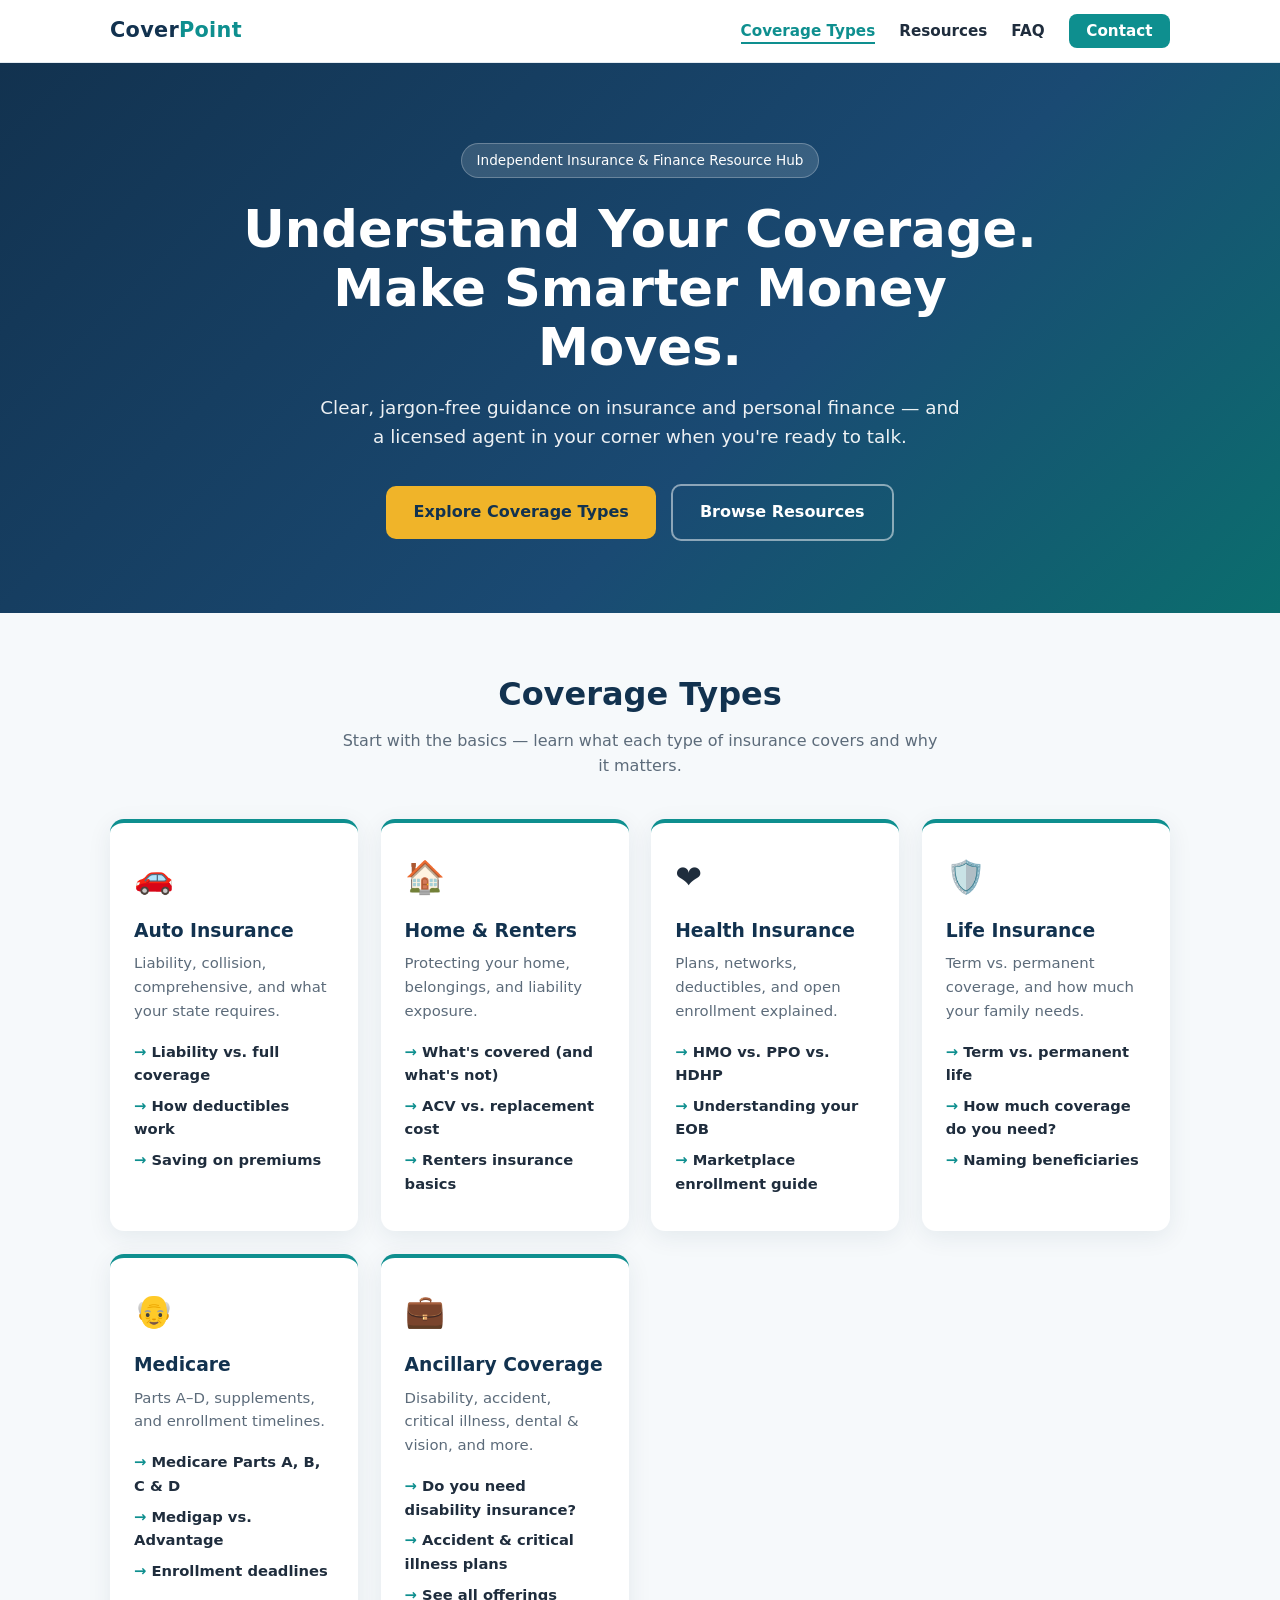
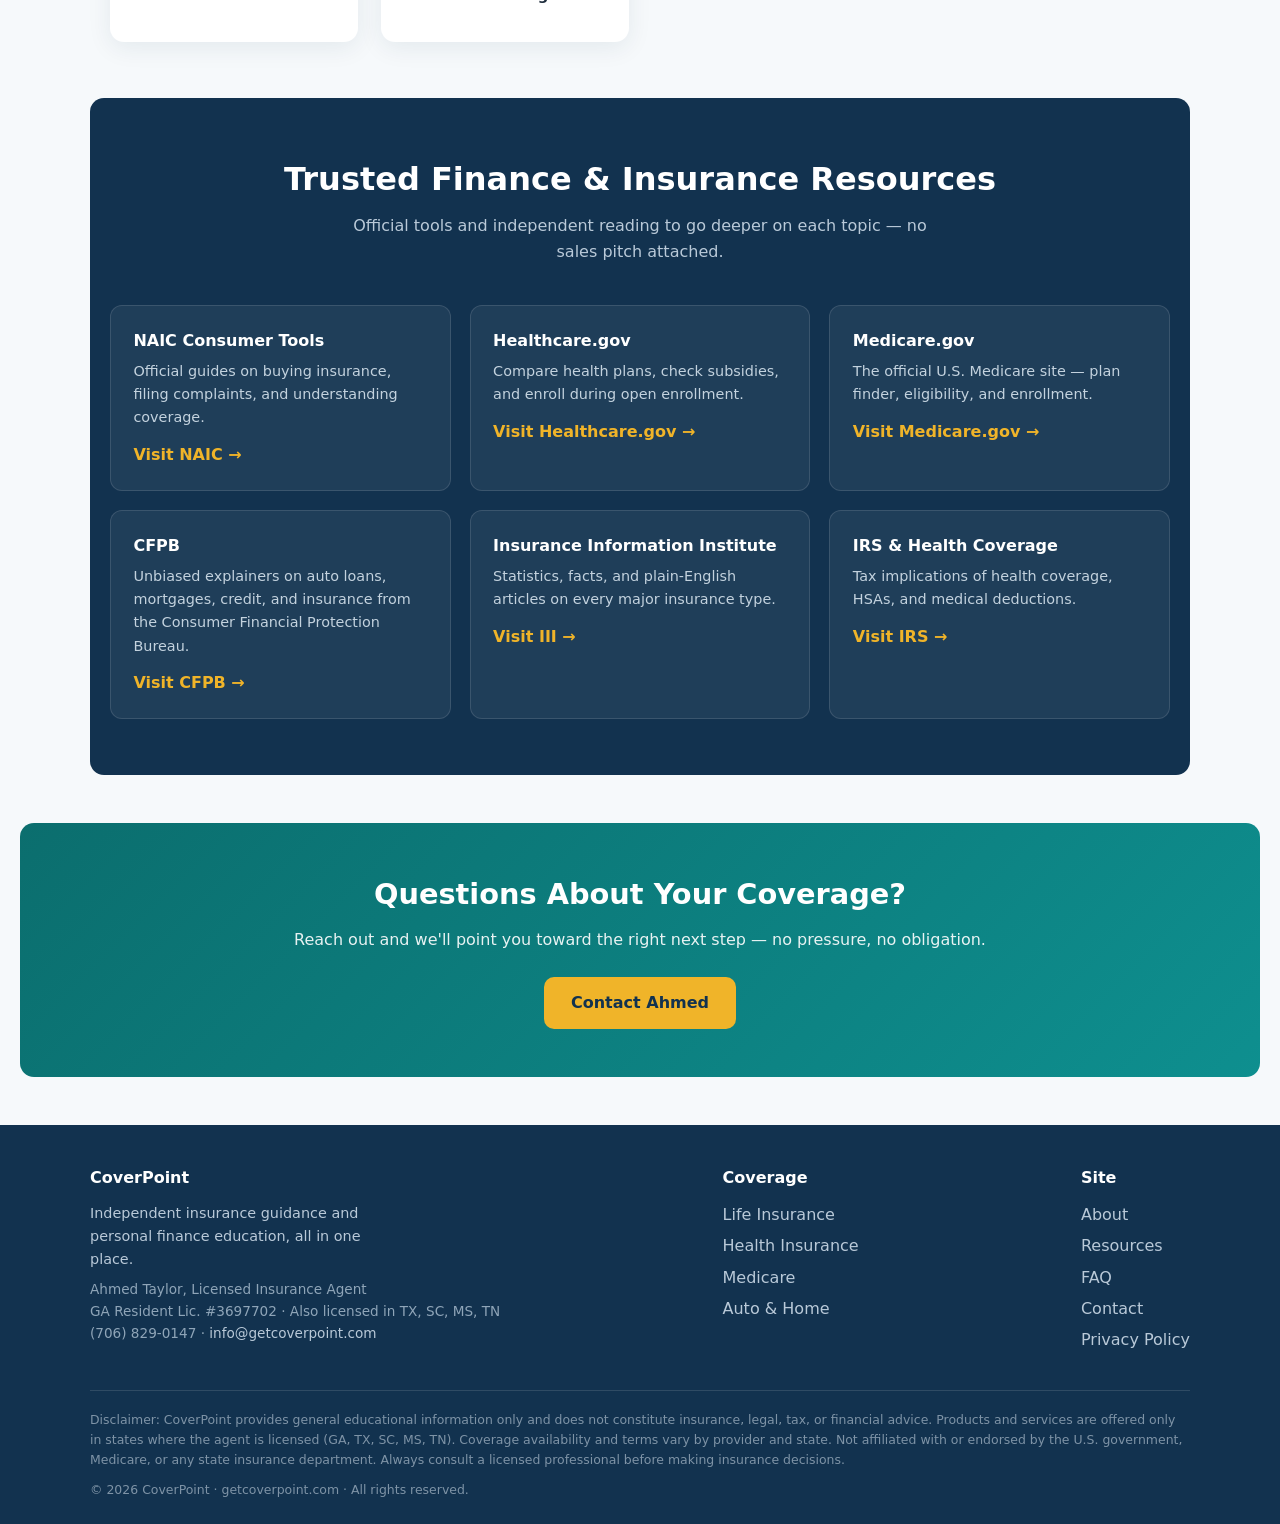
<file: index.html>
<!DOCTYPE html>
<html lang="en">
<head>
<meta charset="UTF-8">
<meta name="viewport" content="width=device-width, initial-scale=1.0">
<title>CoverPoint — Insurance & Finance Resources | GetCoverPoint.com</title>
<meta name="description" content="Your hub for clear, trustworthy insurance and personal finance resources.">
<link rel="stylesheet" href="styles.css">
</head>
<body>
<header>
  <div class="nav-wrap">
    <a href="index.html" class="logo">Cover<span>Point</span></a>
    <button class="hamburger" aria-label="Menu" onclick="document.getElementById('nav').classList.toggle('open')">&#9776;</button>
    <nav>
      <ul id="nav">
        <li><a href="index.html#coverage" class="active">Coverage Types</a></li>
        <li><a href="resources.html">Resources</a></li>
        <li><a href="faq.html">FAQ</a></li>
        <li><a href="contact.html" class="nav-cta">Contact</a></li>
      </ul>
    </nav>
  </div>
</header>

<div class="hero">
  <span class="badge">Independent Insurance &amp; Finance Resource Hub</span>
  <h1>Understand Your Coverage. Make Smarter Money Moves.</h1>
  <p>Clear, jargon-free guidance on insurance and personal finance — and a licensed agent in your corner when you're ready to talk.</p>
  <a href="#coverage" class="btn btn-gold">Explore Coverage Types</a>
  <a href="resources.html" class="btn btn-ghost">Browse Resources</a>
</div>

<section id="coverage">
  <div class="section-title">
    <h2>Coverage Types</h2>
    <p>Start with the basics — learn what each type of insurance covers and why it matters.</p>
  </div>
  <div class="cards">
    <div class="card">
      <div class="icon">&#128663;</div>
      <h3>Auto Insurance</h3>
      <p>Liability, collision, comprehensive, and what your state requires.</p>
      <ul>
        <li><a href="faq.html#auto">Liability vs. full coverage</a></li>
        <li><a href="faq.html#auto">How deductibles work</a></li>
        <li><a href="faq.html#auto">Saving on premiums</a></li>
      </ul>
    </div>
    <div class="card">
      <div class="icon">&#127968;</div>
      <h3>Home &amp; Renters</h3>
      <p>Protecting your home, belongings, and liability exposure.</p>
      <ul>
        <li><a href="faq.html#home">What's covered (and what's not)</a></li>
        <li><a href="faq.html#home">ACV vs. replacement cost</a></li>
        <li><a href="faq.html#home">Renters insurance basics</a></li>
      </ul>
    </div>
    <div class="card">
      <div class="icon">&#10084;&#65039;</div>
      <h3>Health Insurance</h3>
      <p>Plans, networks, deductibles, and open enrollment explained.</p>
      <ul>
        <li><a href="faq.html#health">HMO vs. PPO vs. HDHP</a></li>
        <li><a href="faq.html#health">Understanding your EOB</a></li>
        <li><a href="faq.html#health">Marketplace enrollment guide</a></li>
      </ul>
    </div>
    <div class="card">
      <div class="icon">&#128737;&#65039;</div>
      <h3>Life Insurance</h3>
      <p>Term vs. permanent coverage, and how much your family needs.</p>
      <ul>
        <li><a href="faq.html#life">Term vs. permanent life</a></li>
        <li><a href="faq.html#life">How much coverage do you need?</a></li>
        <li><a href="faq.html#life">Naming beneficiaries</a></li>
      </ul>
    </div>
    <div class="card">
      <div class="icon">&#128116;</div>
      <h3>Medicare</h3>
      <p>Parts A&ndash;D, supplements, and enrollment timelines.</p>
      <ul>
        <li><a href="faq.html#medicare">Medicare Parts A, B, C &amp; D</a></li>
        <li><a href="faq.html#medicare">Medigap vs. Advantage</a></li>
        <li><a href="faq.html#medicare">Enrollment deadlines</a></li>
      </ul>
    </div>
    <div class="card">
      <div class="icon">&#128188;</div>
      <h3>Ancillary Coverage</h3>
      <p>Disability, accident, critical illness, dental &amp; vision, and more.</p>
      <ul>
        <li><a href="faq.html#ancillary">Do you need disability insurance?</a></li>
        <li><a href="faq.html#ancillary">Accident &amp; critical illness plans</a></li>
        <li><a href="services.html">See all offerings</a></li>
      </ul>
    </div>
  </div>
</section>

<section class="featured">
  <div class="section-title">
    <h2>Trusted Finance &amp; Insurance Resources</h2>
    <p>Official tools and independent reading to go deeper on each topic — no sales pitch attached.</p>
  </div>
  <div class="feat-grid">
    <div class="feat-item">
      <h4>NAIC Consumer Tools</h4>
      <p>Official guides on buying insurance, filing complaints, and understanding coverage.</p>
      <a href="https://content.naic.org/consumer.htm" target="_blank" rel="noopener">Visit NAIC &rarr;</a>
    </div>
    <div class="feat-item">
      <h4>Healthcare.gov</h4>
      <p>Compare health plans, check subsidies, and enroll during open enrollment.</p>
      <a href="https://www.healthcare.gov" target="_blank" rel="noopener">Visit Healthcare.gov &rarr;</a>
    </div>
    <div class="feat-item">
      <h4>Medicare.gov</h4>
      <p>The official U.S. Medicare site — plan finder, eligibility, and enrollment.</p>
      <a href="https://www.medicare.gov" target="_blank" rel="noopener">Visit Medicare.gov &rarr;</a>
    </div>
    <div class="feat-item">
      <h4>CFPB</h4>
      <p>Unbiased explainers on auto loans, mortgages, credit, and insurance from the Consumer Financial Protection Bureau.</p>
      <a href="https://www.consumerfinance.gov" target="_blank" rel="noopener">Visit CFPB &rarr;</a>
    </div>
    <div class="feat-item">
      <h4>Insurance Information Institute</h4>
      <p>Statistics, facts, and plain-English articles on every major insurance type.</p>
      <a href="https://www.iii.org" target="_blank" rel="noopener">Visit III &rarr;</a>
    </div>
    <div class="feat-item">
      <h4>IRS &amp; Health Coverage</h4>
      <p>Tax implications of health coverage, HSAs, and medical deductions.</p>
      <a href="https://www.irs.gov/affordable-care-act" target="_blank" rel="noopener">Visit IRS &rarr;</a>
    </div>
  </div>
</section>

<div class="cta-band">
  <h2>Questions About Your Coverage?</h2>
  <p>Reach out and we'll point you toward the right next step — no pressure, no obligation.</p>
  <a href="contact.html" class="btn btn-gold">Contact Ahmed</a>
</div>

<footer>
  <div class="footer-inner">
    <div>
      <h4>CoverPoint</h4>
      <p style="max-width:280px;font-size:.9rem">Independent insurance guidance and personal finance education, all in one place.</p>
      <p class="lic-line">Ahmed Taylor, Licensed Insurance Agent<br>GA Resident Lic. #3697702 &middot; Also licensed in TX, SC, MS, TN<br>(706) 829-0147 &middot; <a href="mailto:info@getcoverpoint.com">info@getcoverpoint.com</a></p>
    </div>
    <div>
      <h4>Coverage</h4>
      <ul>
        <li><a href="services.html">Life Insurance</a></li>
        <li><a href="services.html">Health Insurance</a></li>
        <li><a href="services.html">Medicare</a></li>
        <li><a href="services.html">Auto &amp; Home</a></li>
      </ul>
    </div>
    <div>
      <h4>Site</h4>
      <ul>
        <li><a href="about.html">About</a></li>
        <li><a href="resources.html">Resources</a></li>
        <li><a href="faq.html">FAQ</a></li>
        <li><a href="contact.html">Contact</a></li>
        <li><a href="privacy.html">Privacy Policy</a></li>
      </ul>
    </div>
  </div>
  <div class="disclaimer">
    <p>Disclaimer: CoverPoint provides general educational information only and does not constitute insurance, legal, tax, or financial advice. Products and services are offered only in states where the agent is licensed (GA, TX, SC, MS, TN). Coverage availability and terms vary by provider and state. Not affiliated with or endorsed by the U.S. government, Medicare, or any state insurance department. Always consult a licensed professional before making insurance decisions.</p>
    <p style="margin-top:.6rem">&copy; <span id="year">2026</span> CoverPoint &middot; getcoverpoint.com &middot; All rights reserved.</p>
  </div>
</footer>
<script src="script.js"></script>
</body>
</html>
</file>
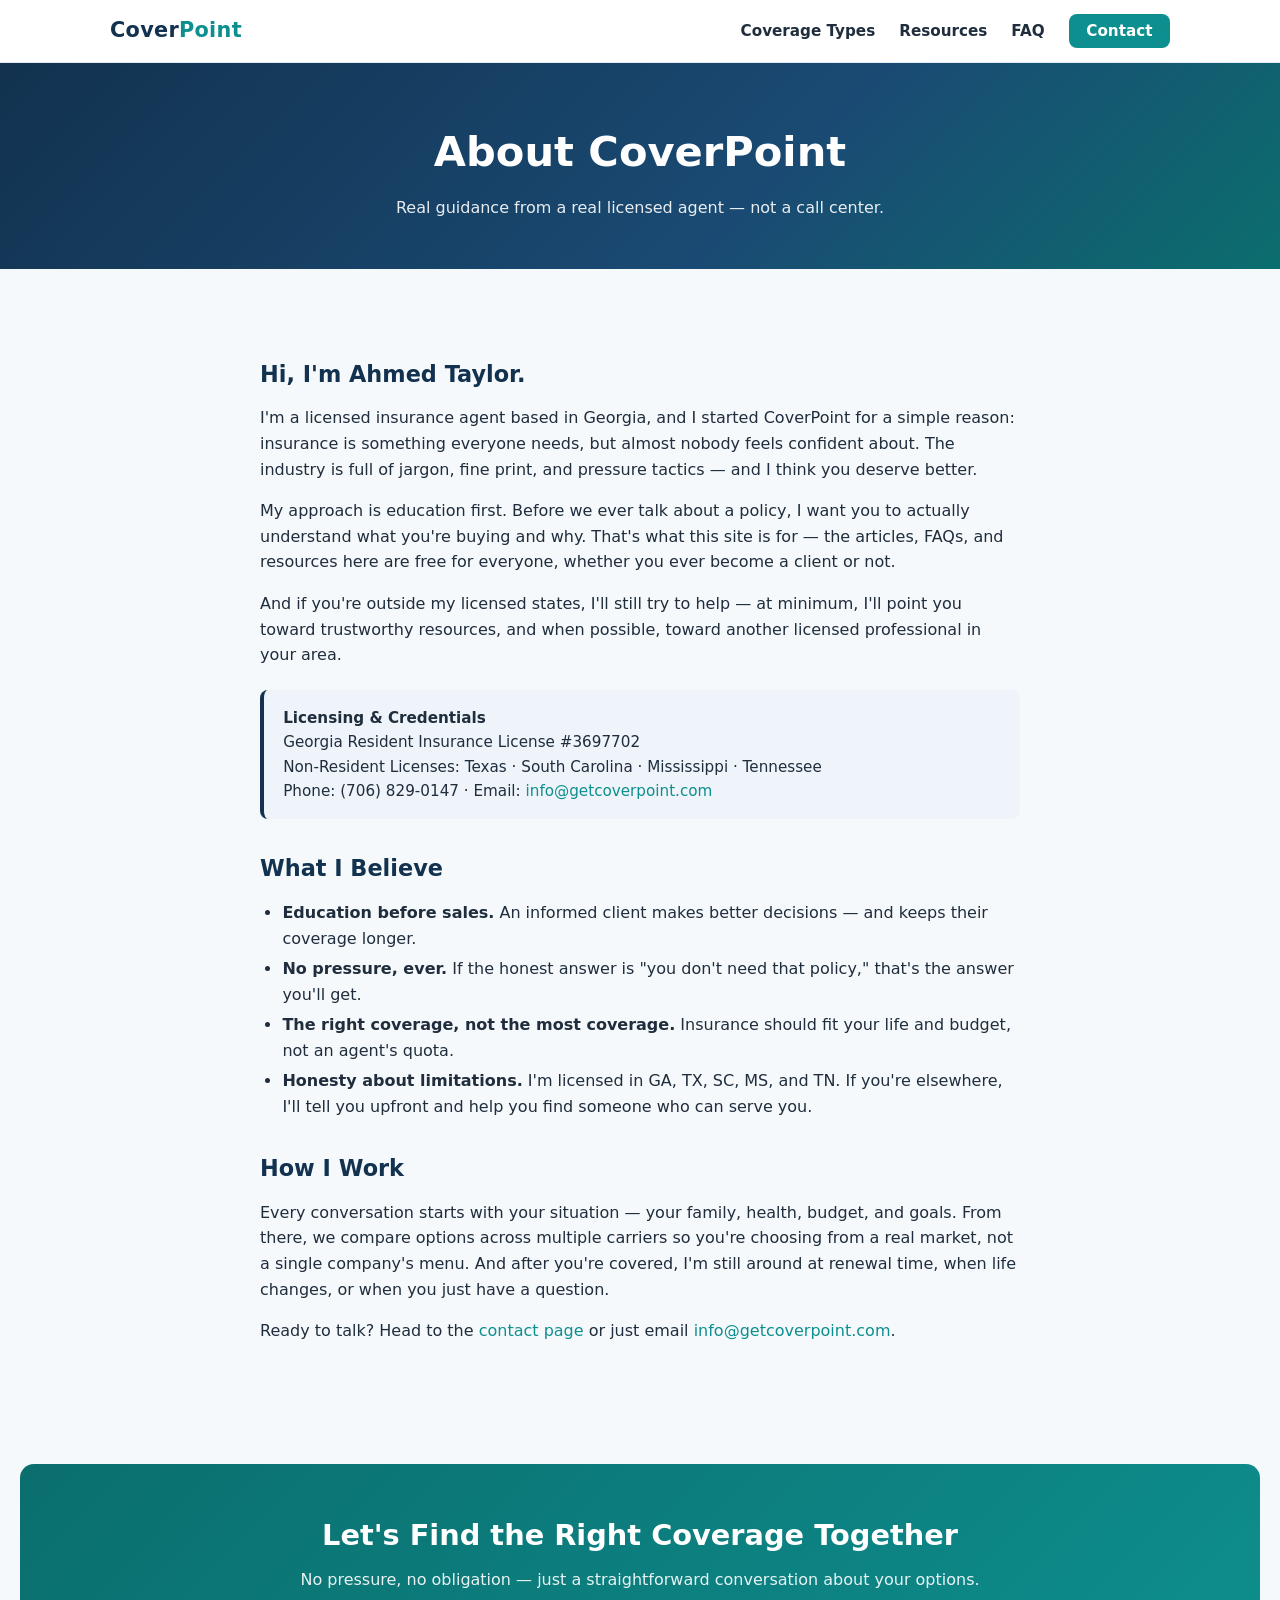
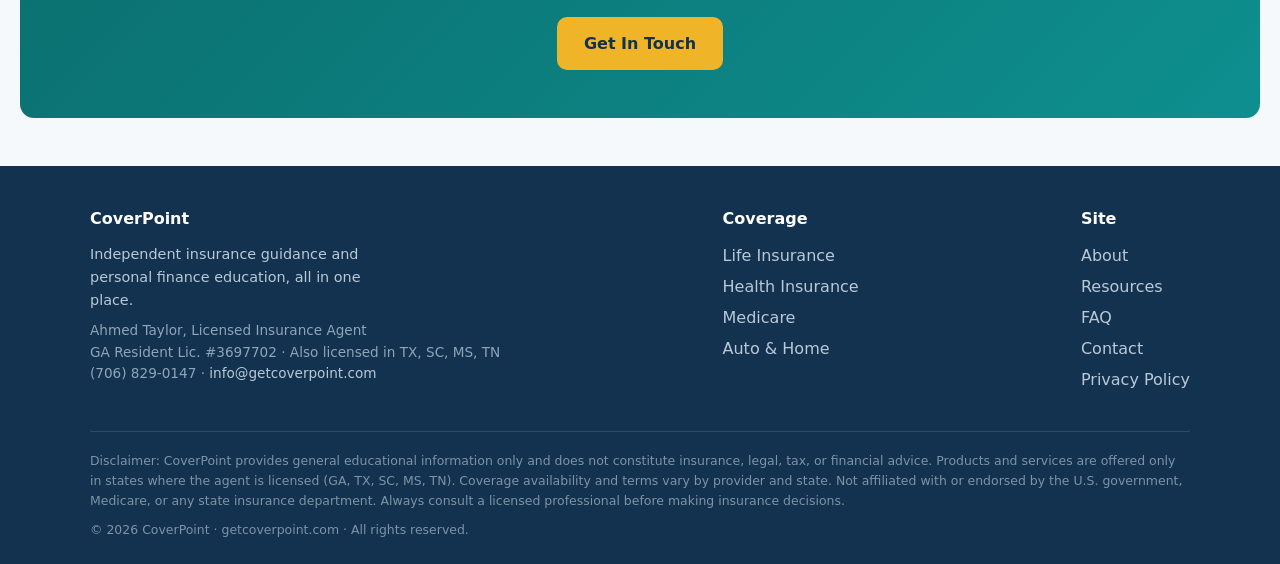
<file: about.html>
<!DOCTYPE html>
<html lang="en">
<head>
<meta charset="UTF-8">
<meta name="viewport" content="width=device-width, initial-scale=1.0">
<title>About — CoverPoint | Ahmed Taylor, Licensed Insurance Agent</title>
<meta name="description" content="Meet Ahmed Taylor, a licensed insurance agent serving Georgia, Texas, South Carolina, Mississippi, and Tennessee.">
<link rel="stylesheet" href="styles.css">
</head>
<body>
<header>
  <div class="nav-wrap">
    <a href="index.html" class="logo">Cover<span>Point</span></a>
    <button class="hamburger" aria-label="Menu" onclick="document.getElementById('nav').classList.toggle('open')">&#9776;</button>
    <nav>
      <ul id="nav">
        <li><a href="index.html#coverage">Coverage Types</a></li>
        <li><a href="resources.html">Resources</a></li>
        <li><a href="faq.html">FAQ</a></li>
        <li><a href="contact.html" class="nav-cta">Contact</a></li>
      </ul>
    </nav>
  </div>
</header>

<div class="page-hero">
  <h1>About CoverPoint</h1>
  <p>Real guidance from a real licensed agent — not a call center.</p>
</div>

<section>
  <div class="prose">
    <h2>Hi, I'm Ahmed Taylor.</h2>
    <p>I'm a licensed insurance agent based in Georgia, and I started CoverPoint for a simple reason: insurance is something everyone needs, but almost nobody feels confident about. The industry is full of jargon, fine print, and pressure tactics — and I think you deserve better.</p>
    <p>My approach is education first. Before we ever talk about a policy, I want you to actually understand what you're buying and why. That's what this site is for — the articles, FAQs, and resources here are free for everyone, whether you ever become a client or not.</p>
    <p>And if you're outside my licensed states, I'll still try to help — at minimum, I'll point you toward trustworthy resources, and when possible, toward another licensed professional in your area.</p>

    <div class="license-box">
      <strong>Licensing &amp; Credentials</strong><br>
      Georgia Resident Insurance License #3697702<br>
      Non-Resident Licenses: Texas &middot; South Carolina &middot; Mississippi &middot; Tennessee<br>
      Phone: (706) 829-0147 &middot; Email: <a href="mailto:info@getcoverpoint.com">info@getcoverpoint.com</a>
    </div>

    <h2>What I Believe</h2>
    <ul>
      <li><strong>Education before sales.</strong> An informed client makes better decisions — and keeps their coverage longer.</li>
      <li><strong>No pressure, ever.</strong> If the honest answer is "you don't need that policy," that's the answer you'll get.</li>
      <li><strong>The right coverage, not the most coverage.</strong> Insurance should fit your life and budget, not an agent's quota.</li>
      <li><strong>Honesty about limitations.</strong> I'm licensed in GA, TX, SC, MS, and TN. If you're elsewhere, I'll tell you upfront and help you find someone who can serve you.</li>
    </ul>

    <h2>How I Work</h2>
    <p>Every conversation starts with your situation — your family, health, budget, and goals. From there, we compare options across multiple carriers so you're choosing from a real market, not a single company's menu. And after you're covered, I'm still around at renewal time, when life changes, or when you just have a question.</p>
    <p>Ready to talk? Head to the <a href="contact.html">contact page</a> or just email <a href="mailto:info@getcoverpoint.com">info@getcoverpoint.com</a>.</p>
  </div>
</section>

<div class="cta-band">
  <h2>Let's Find the Right Coverage Together</h2>
  <p>No pressure, no obligation — just a straightforward conversation about your options.</p>
  <a href="contact.html" class="btn btn-gold">Get In Touch</a>
</div>

<footer>
  <div class="footer-inner">
    <div>
      <h4>CoverPoint</h4>
      <p style="max-width:280px;font-size:.9rem">Independent insurance guidance and personal finance education, all in one place.</p>
      <p class="lic-line">Ahmed Taylor, Licensed Insurance Agent<br>GA Resident Lic. #3697702 &middot; Also licensed in TX, SC, MS, TN<br>(706) 829-0147 &middot; <a href="mailto:info@getcoverpoint.com">info@getcoverpoint.com</a></p>
    </div>
    <div>
      <h4>Coverage</h4>
      <ul>
        <li><a href="services.html">Life Insurance</a></li>
        <li><a href="services.html">Health Insurance</a></li>
        <li><a href="services.html">Medicare</a></li>
        <li><a href="services.html">Auto &amp; Home</a></li>
      </ul>
    </div>
    <div>
      <h4>Site</h4>
      <ul>
        <li><a href="about.html">About</a></li>
        <li><a href="resources.html">Resources</a></li>
        <li><a href="faq.html">FAQ</a></li>
        <li><a href="contact.html">Contact</a></li>
        <li><a href="privacy.html">Privacy Policy</a></li>
      </ul>
    </div>
  </div>
  <div class="disclaimer">
    <p>Disclaimer: CoverPoint provides general educational information only and does not constitute insurance, legal, tax, or financial advice. Products and services are offered only in states where the agent is licensed (GA, TX, SC, MS, TN). Coverage availability and terms vary by provider and state. Not affiliated with or endorsed by the U.S. government, Medicare, or any state insurance department. Always consult a licensed professional before making insurance decisions.</p>
    <p style="margin-top:.6rem">&copy; <span id="year">2026</span> CoverPoint &middot; getcoverpoint.com &middot; All rights reserved.</p>
  </div>
</footer>
<script src="script.js"></script>
</body>
</html>
</file>
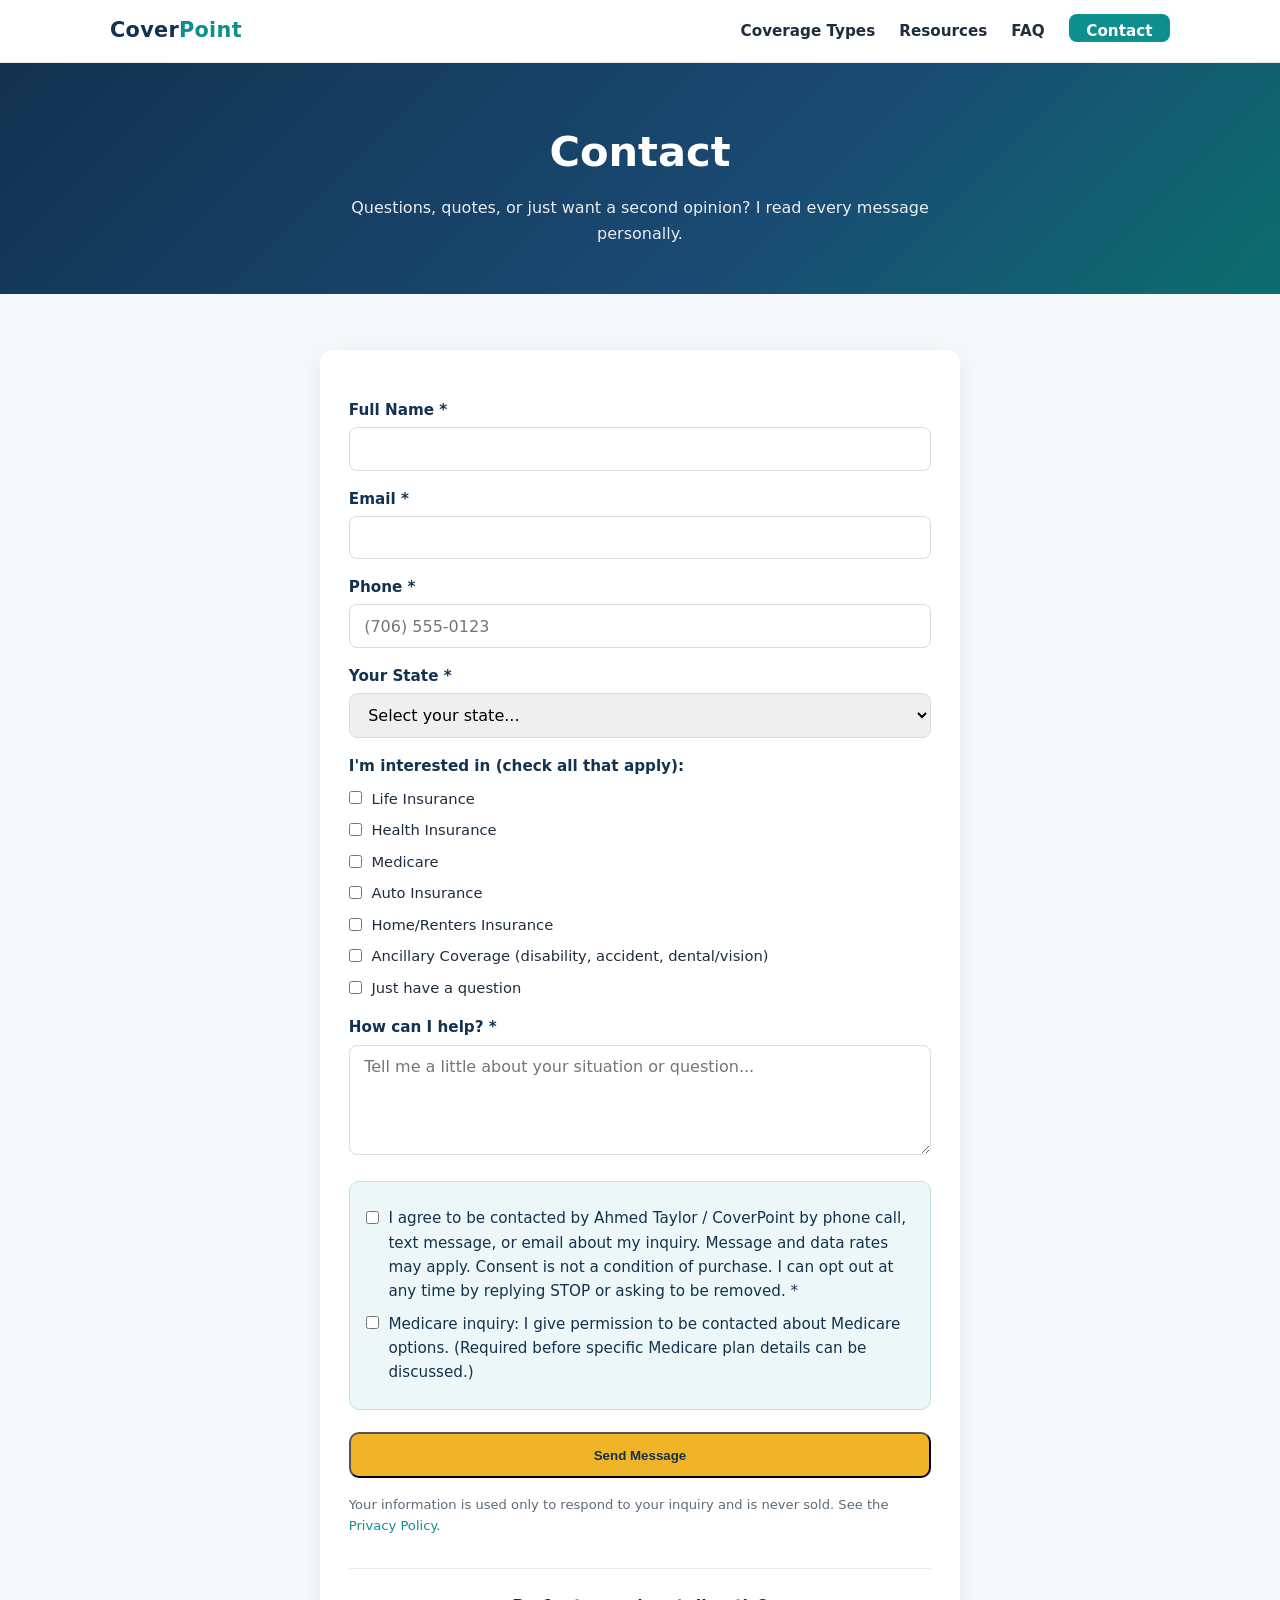
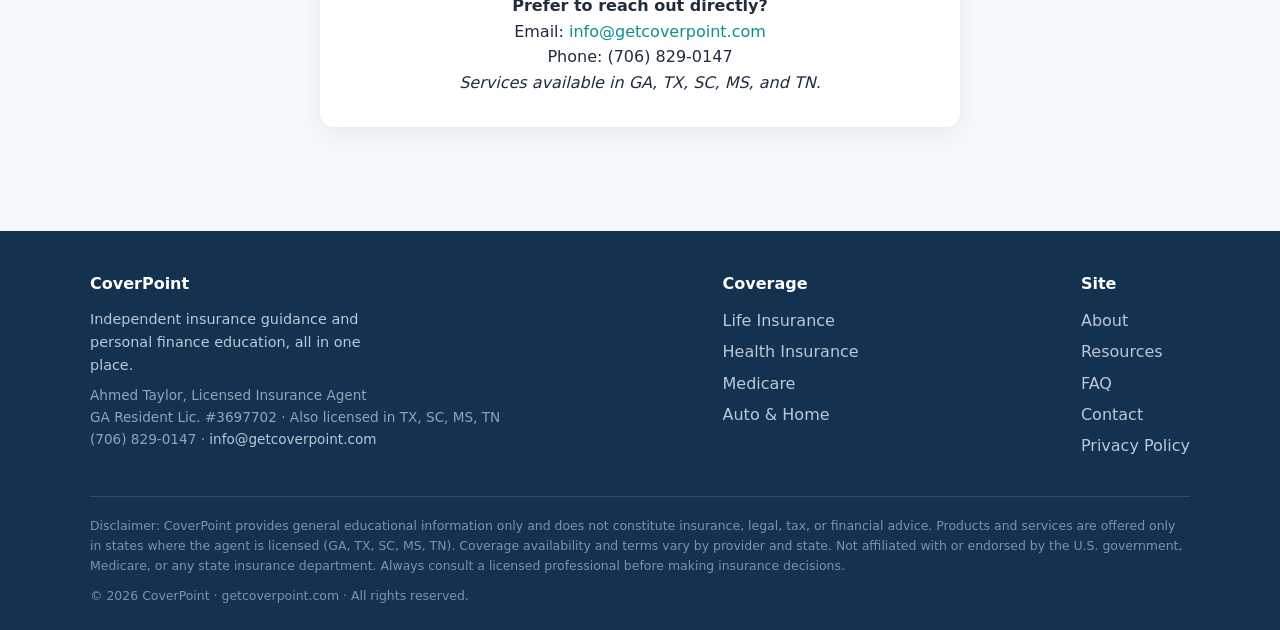
<file: contact.html>
<!DOCTYPE html>
<html lang="en">
<head>
<meta charset="UTF-8">
<meta name="viewport" content="width=device-width, initial-scale=1.0">
<title>Contact — CoverPoint | Get In Touch</title>
<meta name="description" content="Contact Ahmed Taylor, licensed insurance agent, for questions and quotes in GA, TX, SC, MS, and TN.">
<link rel="stylesheet" href="styles.css">
</head>
<body>
<header>
  <div class="nav-wrap">
    <a href="index.html" class="logo">Cover<span>Point</span></a>
    <button class="hamburger" aria-label="Menu" onclick="document.getElementById('nav').classList.toggle('open')">&#9776;</button>
    <nav>
      <ul id="nav">
        <li><a href="index.html#coverage">Coverage Types</a></li>
        <li><a href="resources.html">Resources</a></li>
        <li><a href="faq.html">FAQ</a></li>
        <li><a href="contact.html" class="nav-cta active">Contact</a></li>
      </ul>
    </nav>
  </div>
</header>

<div class="page-hero">
  <h1>Contact</h1>
  <p>Questions, quotes, or just want a second opinion? I read every message personally.</p>
</div>

<section>
  <div class="form-wrap">
    <!--
      FORMSPREE SETUP (takes ~5 minutes):
      1. Go to https://formspree.io and create a free account
      2. Click "+ New Form", name it "CoverPoint Contact"
      3. Copy your form's endpoint URL (looks like https://formspree.io/f/xabcdwyz)
      4. Replace the action value below with YOUR endpoint
      5. Submit a test message — Formspree will email you to confirm
    -->
    <form action="https://formspree.io/f/mdekkrpg" method="POST">
      <label for="name">Full Name *</label>
      <input type="text" id="name" name="name" required>

      <label for="email">Email *</label>
      <input type="email" id="email" name="email" required>

      <label for="phone">Phone *</label>
      <input type="tel" id="phone" name="phone" placeholder="(706) 555-0123" required>

      <label for="state">Your State *</label>
      <select id="state" name="state" required>
        <option value="">Select your state...</option>
        <option value="GA">Georgia</option>
        <option value="TX">Texas</option>
        <option value="SC">South Carolina</option>
        <option value="MS">Mississippi</option>
        <option value="TN">Tennessee</option>
        <option value="Other">Other (I'll point you to resources or a local agent)</option>
      </select>

      <label>I'm interested in (check all that apply):</label>
      <div class="checkbox-row"><input type="checkbox" name="interest" value="Life Insurance"> Life Insurance</div>
      <div class="checkbox-row"><input type="checkbox" name="interest" value="Health Insurance"> Health Insurance</div>
      <div class="checkbox-row"><input type="checkbox" name="interest" value="Medicare"> Medicare</div>
      <div class="checkbox-row"><input type="checkbox" name="interest" value="Auto Insurance"> Auto Insurance</div>
      <div class="checkbox-row"><input type="checkbox" name="interest" value="Home/Renters Insurance"> Home/Renters Insurance</div>
      <div class="checkbox-row"><input type="checkbox" name="interest" value="Ancillary Coverage"> Ancillary Coverage (disability, accident, dental/vision)</div>
      <div class="checkbox-row"><input type="checkbox" name="interest" value="General Question"> Just have a question</div>

      <label for="message">How can I help? *</label>
      <textarea id="message" name="message" required placeholder="Tell me a little about your situation or question..."></textarea>

      <div class="consent-box">
        <div class="checkbox-row">
          <input type="checkbox" id="consent" name="consent" required>
          <label for="consent" style="display:inline;font-weight:400;margin:0">I agree to be contacted by Ahmed Taylor / CoverPoint by phone call, text message, or email about my inquiry. Message and data rates may apply. Consent is not a condition of purchase. I can opt out at any time by replying STOP or asking to be removed. *</label>
        </div>
        <div class="checkbox-row">
          <input type="checkbox" id="medicare-consent" name="medicare_consent">
          <label for="medicare-consent" style="display:inline;font-weight:400;margin:0">Medicare inquiry: I give permission to be contacted about Medicare options. (Required before specific Medicare plan details can be discussed.)</label>
        </div>
      </div>

      <button type="submit" class="btn btn-gold" style="margin-top:1.4rem;width:100%">Send Message</button>
      <p class="form-note">Your information is used only to respond to your inquiry and is never sold. See the <a href="privacy.html">Privacy Policy</a>.</p>
    </form>

    <div style="margin-top:2rem;text-align:center;border-top:1px solid #e4ebf1;padding-top:1.5rem">
      <p><strong>Prefer to reach out directly?</strong></p>
      <p>Email: <a href="mailto:info@getcoverpoint.com">info@getcoverpoint.com</a><br>
      Phone: (706) 829-0147<br>
      <em>Services available in GA, TX, SC, MS, and TN.</em></p>
    </div>
  </div>
</section>

<footer>
  <div class="footer-inner">
    <div>
      <h4>CoverPoint</h4>
      <p style="max-width:280px;font-size:.9rem">Independent insurance guidance and personal finance education, all in one place.</p>
      <p class="lic-line">Ahmed Taylor, Licensed Insurance Agent<br>GA Resident Lic. #3697702 &middot; Also licensed in TX, SC, MS, TN<br>(706) 829-0147 &middot; <a href="mailto:info@getcoverpoint.com">info@getcoverpoint.com</a></p>
    </div>
    <div>
      <h4>Coverage</h4>
      <ul>
        <li><a href="services.html">Life Insurance</a></li>
        <li><a href="services.html">Health Insurance</a></li>
        <li><a href="services.html">Medicare</a></li>
        <li><a href="services.html">Auto &amp; Home</a></li>
      </ul>
    </div>
    <div>
      <h4>Site</h4>
      <ul>
        <li><a href="about.html">About</a></li>
        <li><a href="resources.html">Resources</a></li>
        <li><a href="faq.html">FAQ</a></li>
        <li><a href="contact.html">Contact</a></li>
        <li><a href="privacy.html">Privacy Policy</a></li>
      </ul>
    </div>
  </div>
  <div class="disclaimer">
    <p>Disclaimer: CoverPoint provides general educational information only and does not constitute insurance, legal, tax, or financial advice. Products and services are offered only in states where the agent is licensed (GA, TX, SC, MS, TN). Coverage availability and terms vary by provider and state. Not affiliated with or endorsed by the U.S. government, Medicare, or any state insurance department. Always consult a licensed professional before making insurance decisions.</p>
    <p style="margin-top:.6rem">&copy; <span id="year">2026</span> CoverPoint &middot; getcoverpoint.com &middot; All rights reserved.</p>
  </div>
</footer>
<script src="script.js"></script>
</body>
</html>
</file>
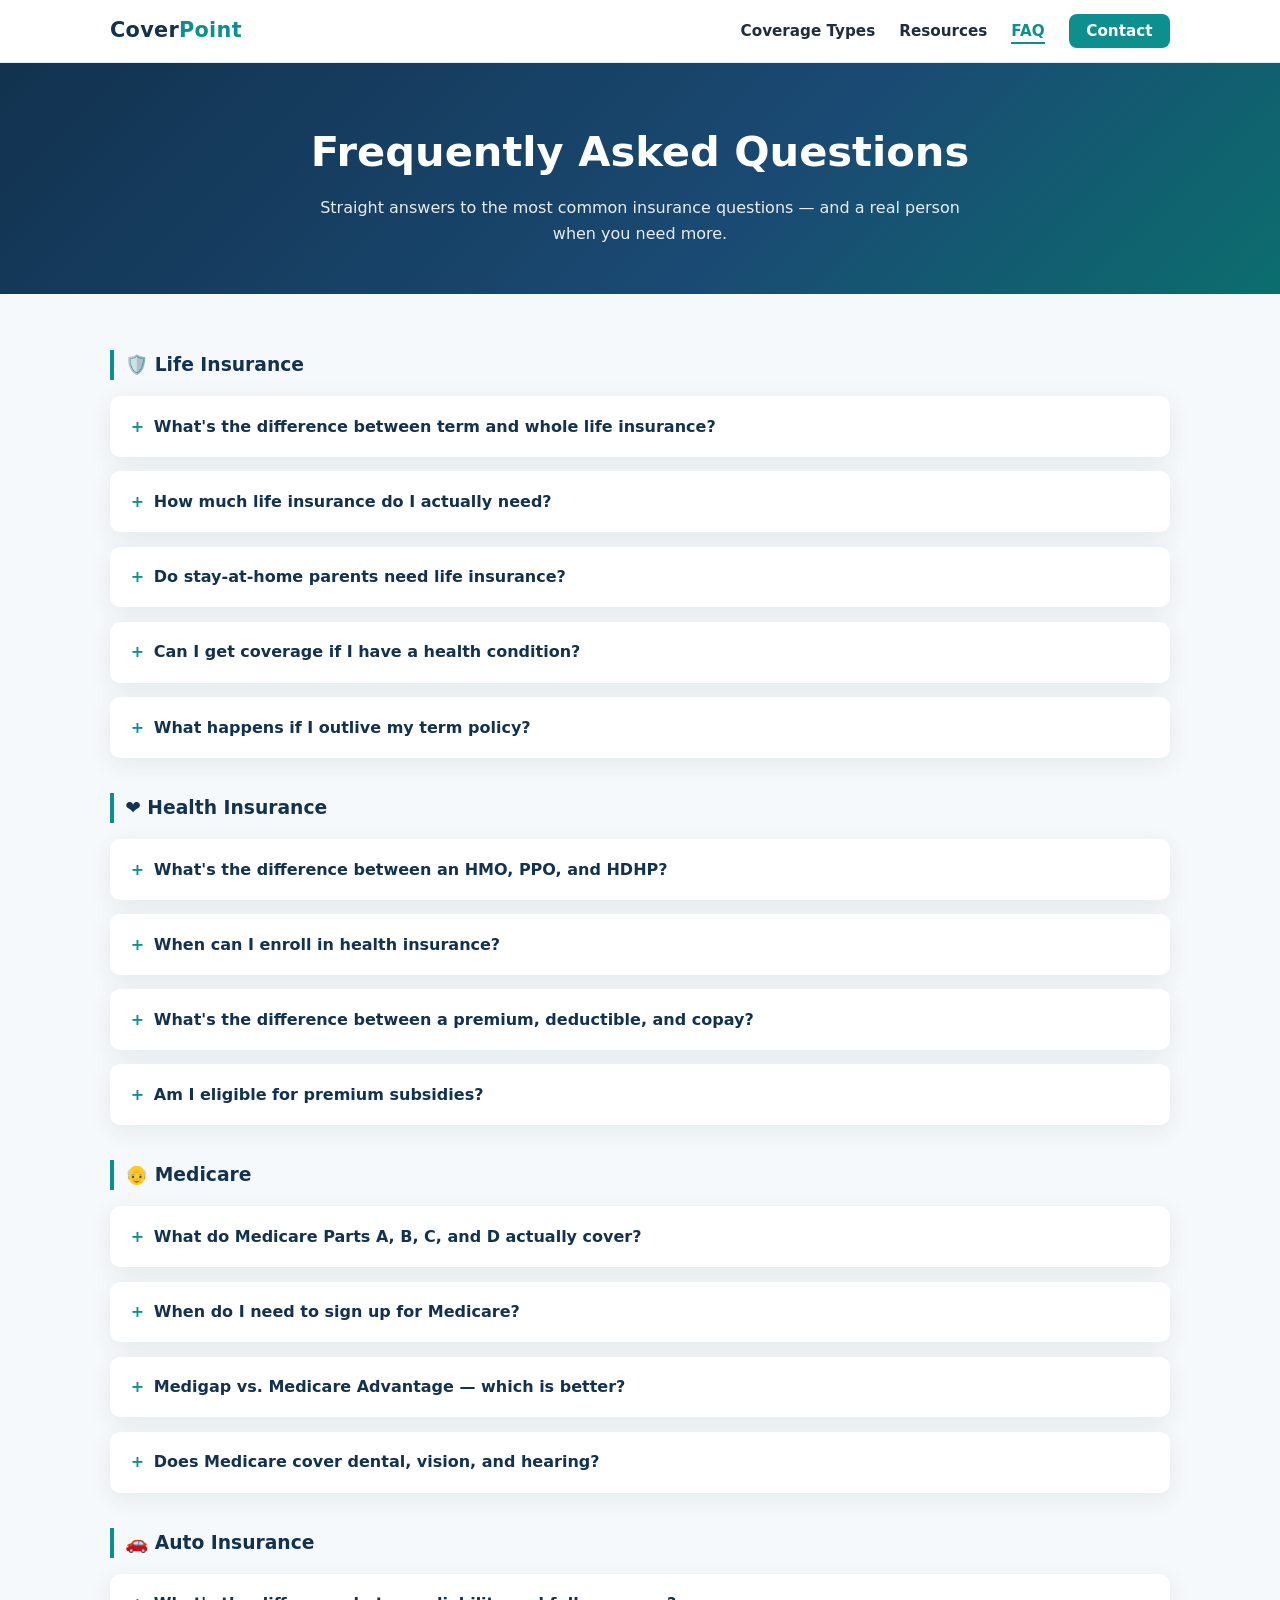
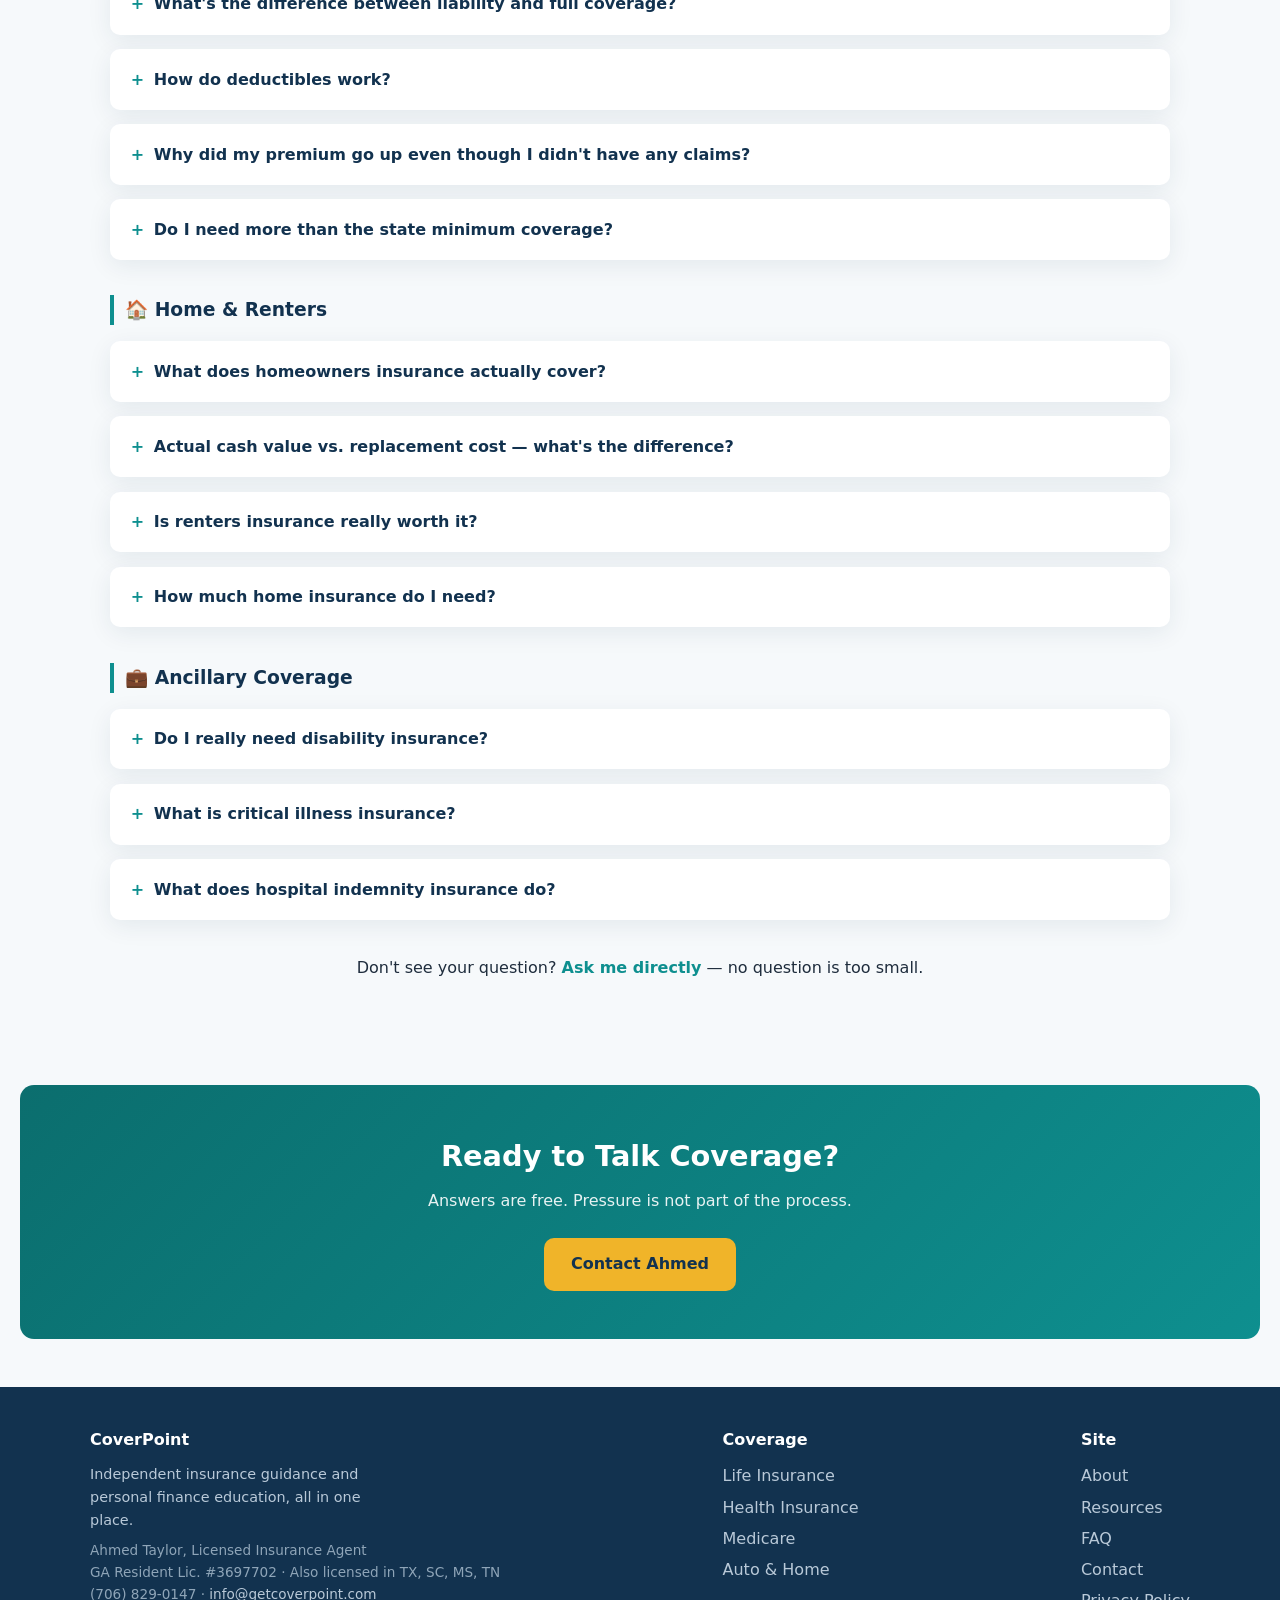
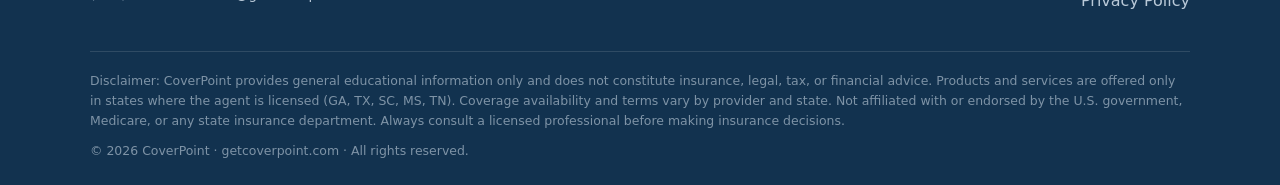
<file: faq.html>
<!DOCTYPE html>
<html lang="en">
<head>
<meta charset="UTF-8">
<meta name="viewport" content="width=device-width, initial-scale=1.0">
<title>FAQ — CoverPoint | Insurance Questions Answered</title>
<meta name="description" content="Straight answers to common life, health, Medicare, auto, home, and ancillary insurance questions.">
<link rel="stylesheet" href="styles.css">
</head>
<body>
<header>
  <div class="nav-wrap">
    <a href="index.html" class="logo">Cover<span>Point</span></a>
    <button class="hamburger" aria-label="Menu" onclick="document.getElementById('nav').classList.toggle('open')">&#9776;</button>
    <nav>
      <ul id="nav">
        <li><a href="index.html#coverage">Coverage Types</a></li>
        <li><a href="resources.html">Resources</a></li>
        <li><a href="faq.html" class="active">FAQ</a></li>
        <li><a href="contact.html" class="nav-cta">Contact</a></li>
      </ul>
    </nav>
  </div>
</header>

<div class="page-hero">
  <h1>Frequently Asked Questions</h1>
  <p>Straight answers to the most common insurance questions — and a real person when you need more.</p>
</div>

<section>

  <div class="faq-cat" id="life">
    <h3>&#128737;&#65039; Life Insurance</h3>
    <details>
      <summary>What's the difference between term and whole life insurance?</summary>
      <p>Term life covers you for a set period (like 20 or 30 years) and is much more affordable. Whole life lasts your entire lifetime and builds cash value, but costs significantly more. For most families needing income protection, term is the better fit — but the right answer depends on your goals. <a href="contact.html">Let's talk through your situation.</a></p>
    </details>
    <details>
      <summary>How much life insurance do I actually need?</summary>
      <p>A common starting point is 10–15 times your annual income, but the real answer depends on your debts, mortgage, kids' ages, and your spouse's income. A quick needs analysis takes about 15 minutes and gives you a number you can actually trust.</p>
    </details>
    <details>
      <summary>Do stay-at-home parents need life insurance?</summary>
      <p>Yes. Childcare, cooking, transportation, and household management all have real replacement costs. A modest policy ensures your family can afford help if the unthinkable happens.</p>
    </details>
    <details>
      <summary>Can I get coverage if I have a health condition?</summary>
      <p>Often, yes. Many conditions — controlled diabetes, well-managed blood pressure, past tobacco use — are insurable at reasonable rates. Different carriers underwrite differently, which is exactly why it pays to compare across companies rather than accepting one "no."</p>
    </details>
    <details>
      <summary>What happens if I outlive my term policy?</summary>
      <p>Your coverage simply ends (though many policies let you renew at a higher rate or convert to permanent coverage without a new medical exam). That's why we pick the term length to match your actual need — like the years until your mortgage is paid or kids finish college.</p>
    </details>
  </div>

  <div class="faq-cat" id="health">
    <h3>&#10084;&#65039; Health Insurance</h3>
    <details>
      <summary>What's the difference between an HMO, PPO, and HDHP?</summary>
      <p>HMOs are cheaper but limit you to in-network doctors and require referrals. PPOs cost more but let you see specialists and out-of-network providers freely. HDHPs have high deductibles but low premiums and pair with Health Savings Accounts. Which wins depends on how often you see doctors and what you can afford monthly.</p>
    </details>
    <details>
      <summary>When can I enroll in health insurance?</summary>
      <p>During Open Enrollment (typically November 1 – January 15 for marketplace plans), or during a Special Enrollment Period after qualifying events like losing a job, getting married, or having a baby. Miss both windows and you may wait months — so it pays to plan ahead.</p>
    </details>
    <details>
      <summary>What's the difference between a premium, deductible, and copay?</summary>
      <p>The premium is what you pay monthly to keep the plan. The deductible is what you pay out-of-pocket before insurance starts sharing costs. Copays are fixed amounts per visit or prescription. Two plans with identical premiums can cost wildly different amounts per year depending on these.</p>
    </details>
    <details>
      <summary>Am I eligible for premium subsidies?</summary>
      <p>Many people are surprised to learn they qualify. Subsidies depend on household size and income relative to the federal poverty level — a single person earning around $60,000 may still qualify for help. It's worth a five-minute check.</p>
    </details>
  </div>

  <div class="faq-cat" id="medicare">
    <h3>&#128116; Medicare</h3>
    <details>
      <summary>What do Medicare Parts A, B, C, and D actually cover?</summary>
      <p>Part A covers hospital stays, Part B covers doctor visits and outpatient care, Part D covers prescriptions, and Part C (Medicare Advantage) is an all-in-one private alternative to Original Medicare. Most people also consider a Medigap supplement to cover what A and B leave behind.</p>
    </details>
    <details>
      <summary>When do I need to sign up for Medicare?</summary>
      <p>Your Initial Enrollment Period runs 7 months — 3 months before your 65th birthday month, the month itself, and 3 months after. Miss it and you could face permanent late-enrollment penalties. If you're still working with employer coverage, the rules differ — worth a conversation before you turn 65.</p>
    </details>
    <details>
      <summary>Medigap vs. Medicare Advantage — which is better?</summary>
      <p>Neither is universally "better." Medigap offers predictable costs and any-doctor flexibility; Advantage often has lower premiums but network restrictions and out-of-pocket maximums. The right choice depends on your health, travel habits, budget, and doctor preferences — exactly the kind of decision I help people work through.</p>
    </details>
    <details>
      <summary>Does Medicare cover dental, vision, and hearing?</summary>
      <p>Original Medicare largely doesn't — which surprises many new enrollees. Some Medicare Advantage plans include these benefits, and standalone dental/vision policies exist. Don't find out the gap the expensive way; ask before you enroll.</p>
    </details>
  </div>

  <div class="faq-cat" id="auto">
    <h3>&#128663; Auto Insurance</h3>
    <details>
      <summary>What's the difference between liability and full coverage?</summary>
      <p>Liability covers damage and injuries you cause to others — it's the legal minimum. "Full coverage" adds collision and comprehensive, which repair or replace your own vehicle after accidents, theft, weather, and more. If your car is financed, the lender requires it; if it's paid off, it's a math question based on the car's value.</p>
    </details>
    <details>
      <summary>How do deductibles work?</summary>
      <p>Your deductible is what you pay out-of-pocket before insurance kicks in on a claim. A $1,000 deductible means you absorb the first $1,000 of damage. Higher deductibles mean lower premiums — but only choose one you could actually pay tomorrow morning.</p>
    </details>
    <details>
      <summary>Why did my premium go up even though I didn't have any claims?</summary>
      <p>Rates rise due to repair costs, regional claim trends, inflation, and even credit-based insurance scores depending on your state. The fix isn't always switching carriers — sometimes it's adjusting coverage, bundling, or finding discounts you weren't claiming. A periodic review costs nothing and often pays for itself.</p>
    </details>
    <details>
      <summary>Do I need more than the state minimum coverage?</summary>
      <p>Almost certainly. State minimums are often surprisingly low — one serious accident can exceed them, leaving your personal assets exposed. The cost of meaningful liability limits is usually far less than people expect.</p>
    </details>
  </div>

  <div class="faq-cat" id="home">
    <h3>&#127968; Home &amp; Renters</h3>
    <details>
      <summary>What does homeowners insurance actually cover?</summary>
      <p>Standard policies cover your dwelling, personal belongings, liability, and additional living expenses if you can't stay home after a covered loss. Common gaps: floods, earthquakes, and high-value items like jewelry — those need separate coverage. Knowing your gaps before a loss is the whole game.</p>
    </details>
    <details>
      <summary>Actual cash value vs. replacement cost — what's the difference?</summary>
      <p>Actual cash value pays what your belongings are worth today (minus depreciation) — so your 8-year-old roof gets an 8-year-old check. Replacement cost pays what it costs to actually replace or repair at today's prices. The difference after a major claim can be tens of thousands of dollars.</p>
    </details>
    <details>
      <summary>Is renters insurance really worth it?</summary>
      <p>Almost always — it typically costs $12–20/month and covers your belongings, liability (like accidentally flooding the unit below you), and even hotel costs after a covered loss. Your landlord's insurance covers the building, not a single thing you own.</p>
    </details>
    <details>
      <summary>How much home insurance do I need?</summary>
      <p>Enough to rebuild your home at current construction costs — which is not the same as its market value or your mortgage balance. Underinsuring is one of the most common and costly mistakes homeowners make.</p>
    </details>
  </div>

  <div class="faq-cat" id="ancillary">
    <h3>&#128188; Ancillary Coverage</h3>
    <details>
      <summary>Do I really need disability insurance?</summary>
      <p>Statistically, you're far more likely to be disabled during your working years than to die prematurely — yet most people insure their car and not their income. If your paycheck funds your life, your paycheck is worth insuring.</p>
    </details>
    <details>
      <summary>What is critical illness insurance?</summary>
      <p>It pays a lump sum if you're diagnosed with a covered serious condition like cancer, heart attack, or stroke. The money is yours to use however helps most — treatment travel, bills, time off work. It's a complement to health insurance, not a replacement.</p>
    </details>
    <details>
      <summary>What does hospital indemnity insurance do?</summary>
      <p>It pays a set cash amount per day you're hospitalized, on top of whatever your health plan pays. That cash can cover deductibles, travel, childcare — the costs of being in the hospital that nobody reimburses.</p>
    </details>
  </div>

  <p style="text-align:center;margin-top:2rem">Don't see your question? <a href="contact.html"><strong>Ask me directly</strong></a> — no question is too small.</p>
</section>

<div class="cta-band">
  <h2>Ready to Talk Coverage?</h2>
  <p>Answers are free. Pressure is not part of the process.</p>
  <a href="contact.html" class="btn btn-gold">Contact Ahmed</a>
</div>

<footer>
  <div class="footer-inner">
    <div>
      <h4>CoverPoint</h4>
      <p style="max-width:280px;font-size:.9rem">Independent insurance guidance and personal finance education, all in one place.</p>
      <p class="lic-line">Ahmed Taylor, Licensed Insurance Agent<br>GA Resident Lic. #3697702 &middot; Also licensed in TX, SC, MS, TN<br>(706) 829-0147 &middot; <a href="mailto:info@getcoverpoint.com">info@getcoverpoint.com</a></p>
    </div>
    <div>
      <h4>Coverage</h4>
      <ul>
        <li><a href="services.html">Life Insurance</a></li>
        <li><a href="services.html">Health Insurance</a></li>
        <li><a href="services.html">Medicare</a></li>
        <li><a href="services.html">Auto &amp; Home</a></li>
      </ul>
    </div>
    <div>
      <h4>Site</h4>
      <ul>
        <li><a href="about.html">About</a></li>
        <li><a href="resources.html">Resources</a></li>
        <li><a href="faq.html">FAQ</a></li>
        <li><a href="contact.html">Contact</a></li>
        <li><a href="privacy.html">Privacy Policy</a></li>
      </ul>
    </div>
  </div>
  <div class="disclaimer">
    <p>Disclaimer: CoverPoint provides general educational information only and does not constitute insurance, legal, tax, or financial advice. Products and services are offered only in states where the agent is licensed (GA, TX, SC, MS, TN). Coverage availability and terms vary by provider and state. Not affiliated with or endorsed by the U.S. government, Medicare, or any state insurance department. Always consult a licensed professional before making insurance decisions.</p>
    <p style="margin-top:.6rem">&copy; <span id="year">2026</span> CoverPoint &middot; getcoverpoint.com &middot; All rights reserved.</p>
  </div>
</footer>
<script src="script.js"></script>
</body>
</html>
</file>
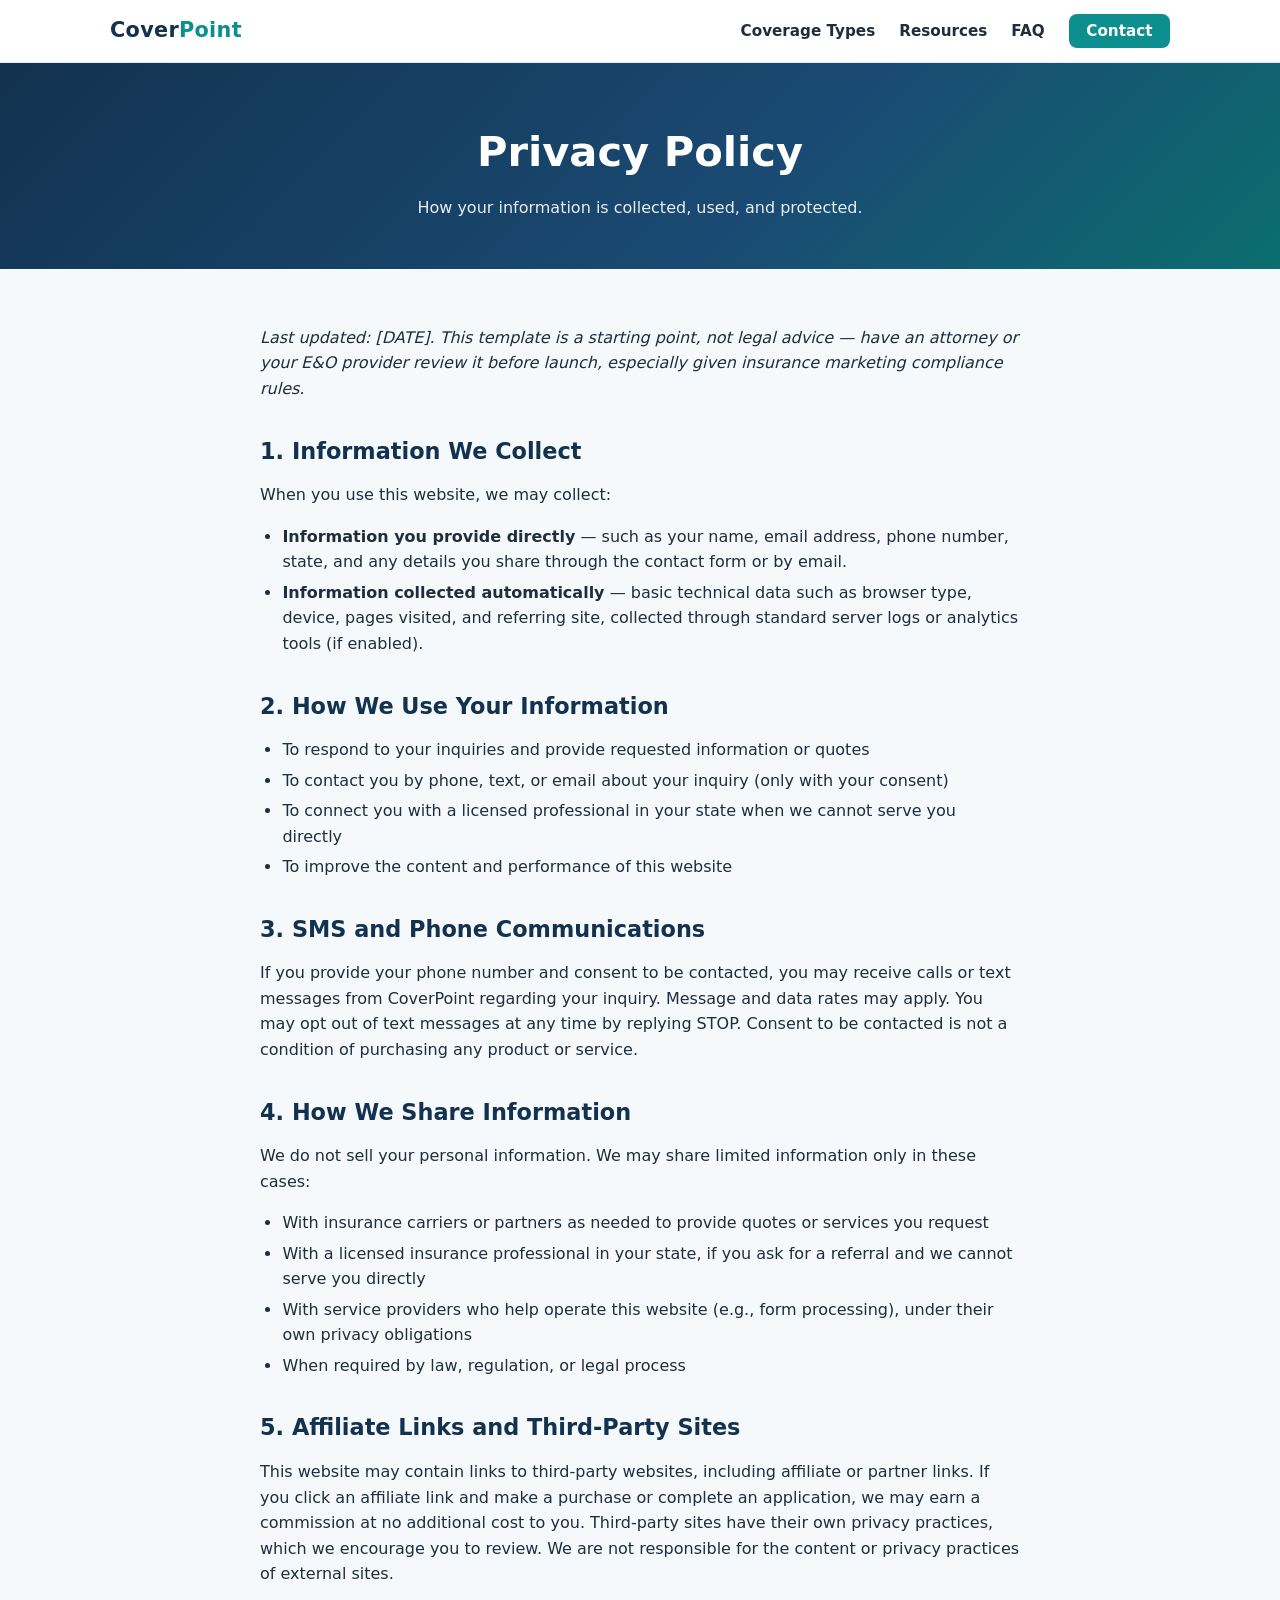
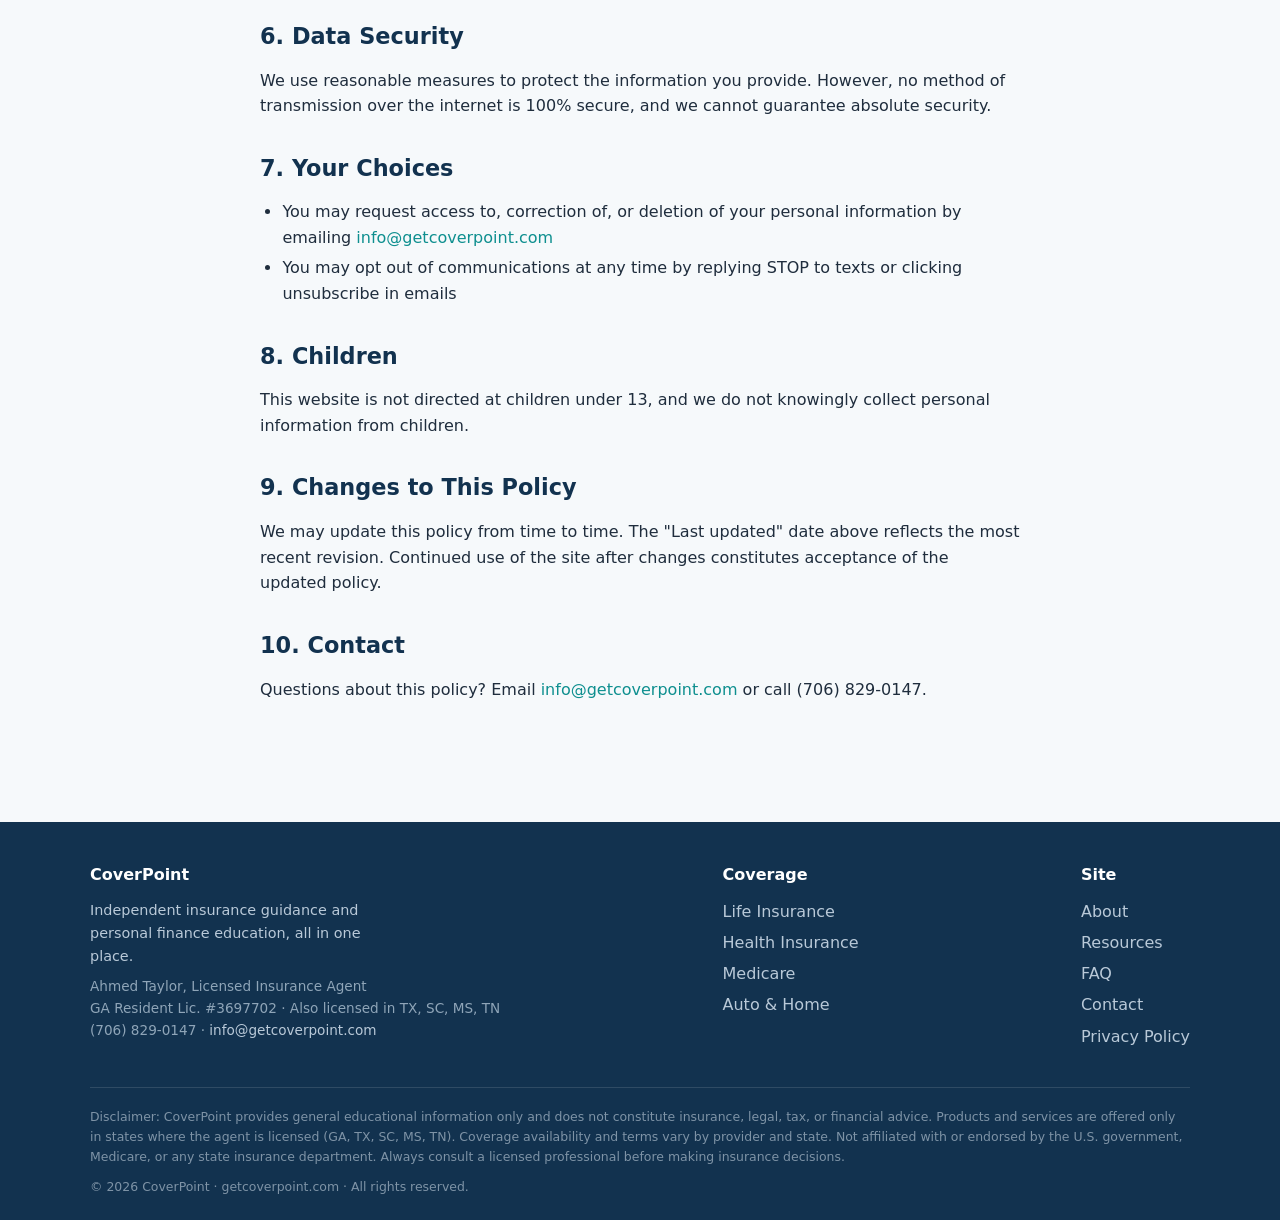
<file: privacy.html>
<!DOCTYPE html>
<html lang="en">
<head>
<meta charset="UTF-8">
<meta name="viewport" content="width=device-width, initial-scale=1.0">
<title>Privacy Policy — CoverPoint</title>
<meta name="description" content="How CoverPoint collects, uses, and protects your personal information.">
<link rel="stylesheet" href="styles.css">
</head>
<body>
<header>
  <div class="nav-wrap">
    <a href="index.html" class="logo">Cover<span>Point</span></a>
    <button class="hamburger" aria-label="Menu" onclick="document.getElementById('nav').classList.toggle('open')">&#9776;</button>
    <nav>
      <ul id="nav">
        <li><a href="index.html#coverage">Coverage Types</a></li>
        <li><a href="resources.html">Resources</a></li>
        <li><a href="faq.html">FAQ</a></li>
        <li><a href="contact.html" class="nav-cta">Contact</a></li>
      </ul>
    </nav>
  </div>
</header>

<div class="page-hero">
  <h1>Privacy Policy</h1>
  <p>How your information is collected, used, and protected.</p>
</div>

<section>
  <div class="prose">
    <p><em>Last updated: [DATE]. This template is a starting point, not legal advice — have an attorney or your E&amp;O provider review it before launch, especially given insurance marketing compliance rules.</em></p>

    <h2>1. Information We Collect</h2>
    <p>When you use this website, we may collect:</p>
    <ul>
      <li><strong>Information you provide directly</strong> — such as your name, email address, phone number, state, and any details you share through the contact form or by email.</li>
      <li><strong>Information collected automatically</strong> — basic technical data such as browser type, device, pages visited, and referring site, collected through standard server logs or analytics tools (if enabled).</li>
    </ul>

    <h2>2. How We Use Your Information</h2>
    <ul>
      <li>To respond to your inquiries and provide requested information or quotes</li>
      <li>To contact you by phone, text, or email about your inquiry (only with your consent)</li>
      <li>To connect you with a licensed professional in your state when we cannot serve you directly</li>
      <li>To improve the content and performance of this website</li>
    </ul>

    <h2>3. SMS and Phone Communications</h2>
    <p>If you provide your phone number and consent to be contacted, you may receive calls or text messages from CoverPoint regarding your inquiry. Message and data rates may apply. You may opt out of text messages at any time by replying STOP. Consent to be contacted is not a condition of purchasing any product or service.</p>

    <h2>4. How We Share Information</h2>
    <p>We do not sell your personal information. We may share limited information only in these cases:</p>
    <ul>
      <li>With insurance carriers or partners as needed to provide quotes or services you request</li>
      <li>With a licensed insurance professional in your state, if you ask for a referral and we cannot serve you directly</li>
      <li>With service providers who help operate this website (e.g., form processing), under their own privacy obligations</li>
      <li>When required by law, regulation, or legal process</li>
    </ul>

    <h2>5. Affiliate Links and Third-Party Sites</h2>
    <p>This website may contain links to third-party websites, including affiliate or partner links. If you click an affiliate link and make a purchase or complete an application, we may earn a commission at no additional cost to you. Third-party sites have their own privacy practices, which we encourage you to review. We are not responsible for the content or privacy practices of external sites.</p>

    <h2>6. Data Security</h2>
    <p>We use reasonable measures to protect the information you provide. However, no method of transmission over the internet is 100% secure, and we cannot guarantee absolute security.</p>

    <h2>7. Your Choices</h2>
    <ul>
      <li>You may request access to, correction of, or deletion of your personal information by emailing <a href="mailto:info@getcoverpoint.com">info@getcoverpoint.com</a></li>
      <li>You may opt out of communications at any time by replying STOP to texts or clicking unsubscribe in emails</li>
    </ul>

    <h2>8. Children</h2>
    <p>This website is not directed at children under 13, and we do not knowingly collect personal information from children.</p>

    <h2>9. Changes to This Policy</h2>
    <p>We may update this policy from time to time. The "Last updated" date above reflects the most recent revision. Continued use of the site after changes constitutes acceptance of the updated policy.</p>

    <h2>10. Contact</h2>
    <p>Questions about this policy? Email <a href="mailto:info@getcoverpoint.com">info@getcoverpoint.com</a> or call (706) 829-0147.</p>
  </div>
</section>

<footer>
  <div class="footer-inner">
    <div>
      <h4>CoverPoint</h4>
      <p style="max-width:280px;font-size:.9rem">Independent insurance guidance and personal finance education, all in one place.</p>
      <p class="lic-line">Ahmed Taylor, Licensed Insurance Agent<br>GA Resident Lic. #3697702 &middot; Also licensed in TX, SC, MS, TN<br>(706) 829-0147 &middot; <a href="mailto:info@getcoverpoint.com">info@getcoverpoint.com</a></p>
    </div>
    <div>
      <h4>Coverage</h4>
      <ul>
        <li><a href="services.html">Life Insurance</a></li>
        <li><a href="services.html">Health Insurance</a></li>
        <li><a href="services.html">Medicare</a></li>
        <li><a href="services.html">Auto &amp; Home</a></li>
      </ul>
    </div>
    <div>
      <h4>Site</h4>
      <ul>
        <li><a href="about.html">About</a></li>
        <li><a href="resources.html">Resources</a></li>
        <li><a href="faq.html">FAQ</a></li>
        <li><a href="contact.html">Contact</a></li>
        <li><a href="privacy.html">Privacy Policy</a></li>
      </ul>
    </div>
  </div>
  <div class="disclaimer">
    <p>Disclaimer: CoverPoint provides general educational information only and does not constitute insurance, legal, tax, or financial advice. Products and services are offered only in states where the agent is licensed (GA, TX, SC, MS, TN). Coverage availability and terms vary by provider and state. Not affiliated with or endorsed by the U.S. government, Medicare, or any state insurance department. Always consult a licensed professional before making insurance decisions.</p>
    <p style="margin-top:.6rem">&copy; <span id="year">2026</span> CoverPoint &middot; getcoverpoint.com &middot; All rights reserved.</p>
  </div>
</footer>
<script src="script.js"></script>
</body>
</html>
</file>
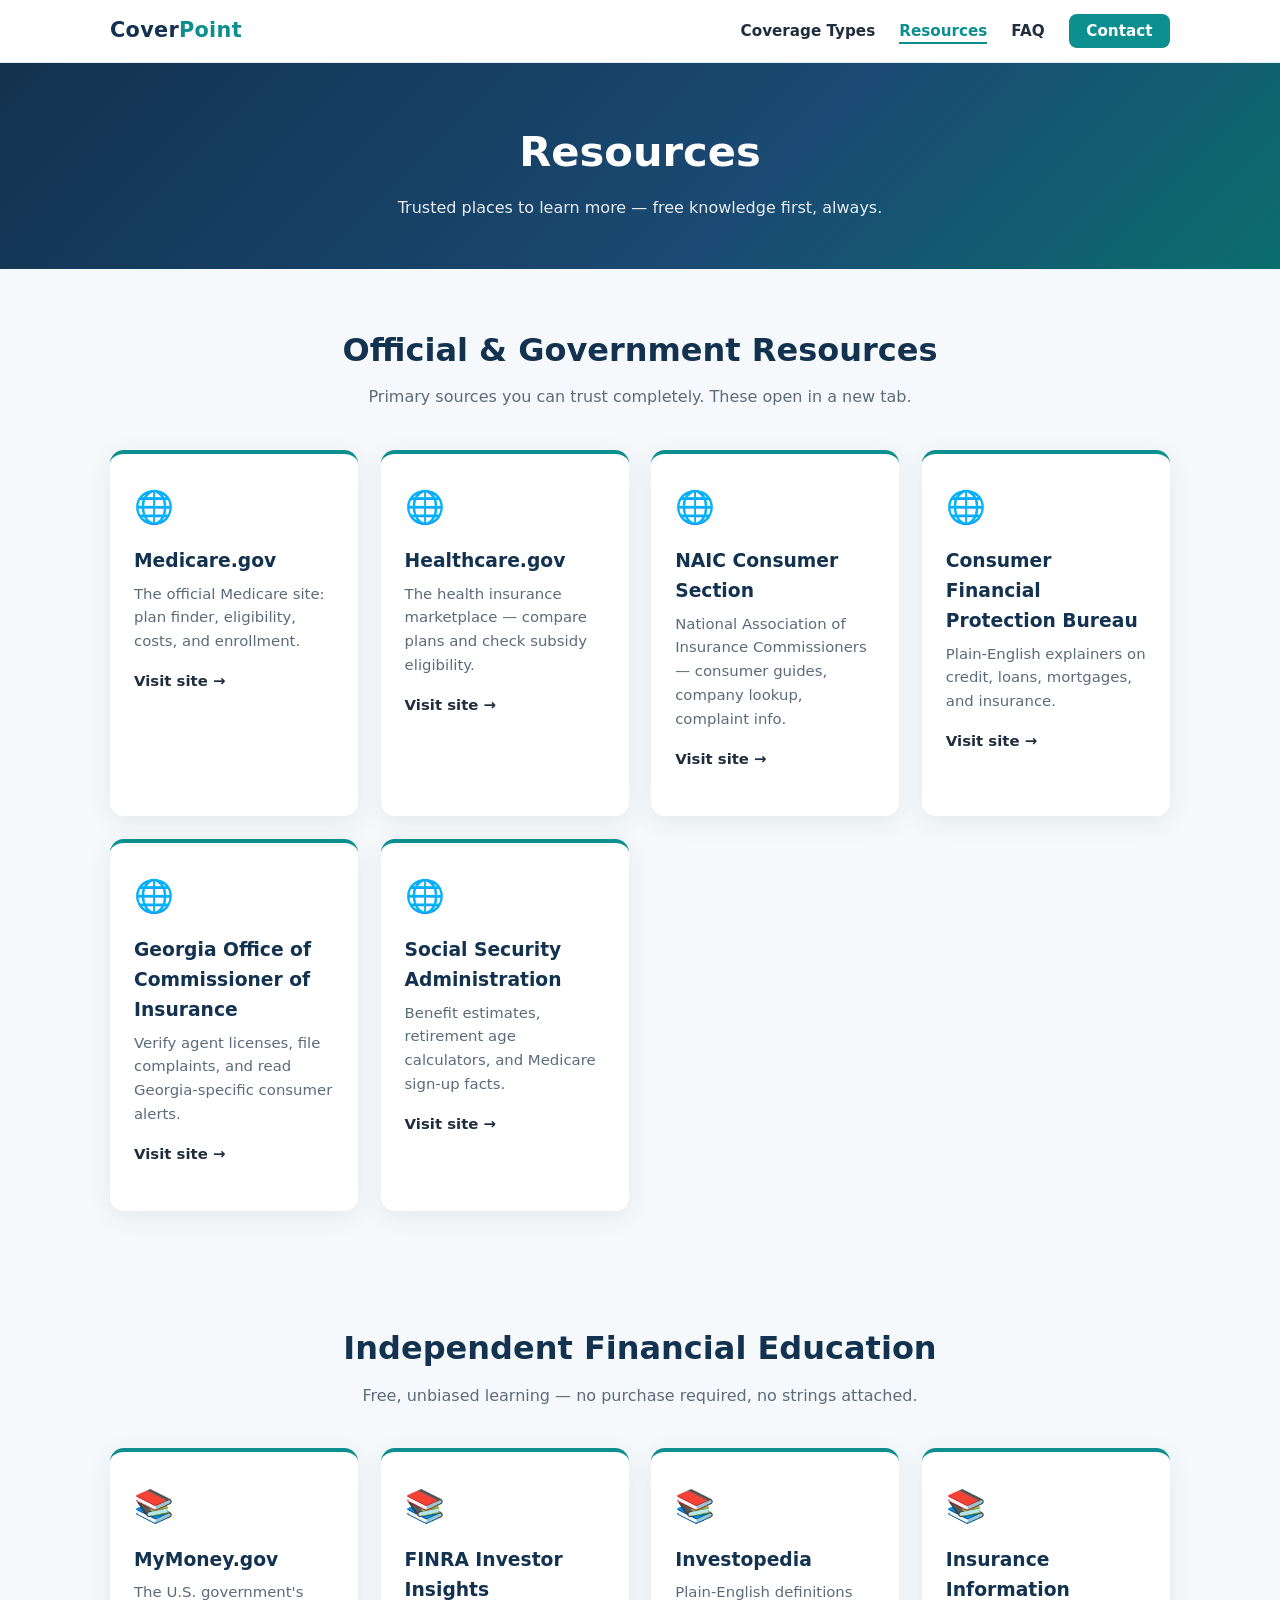
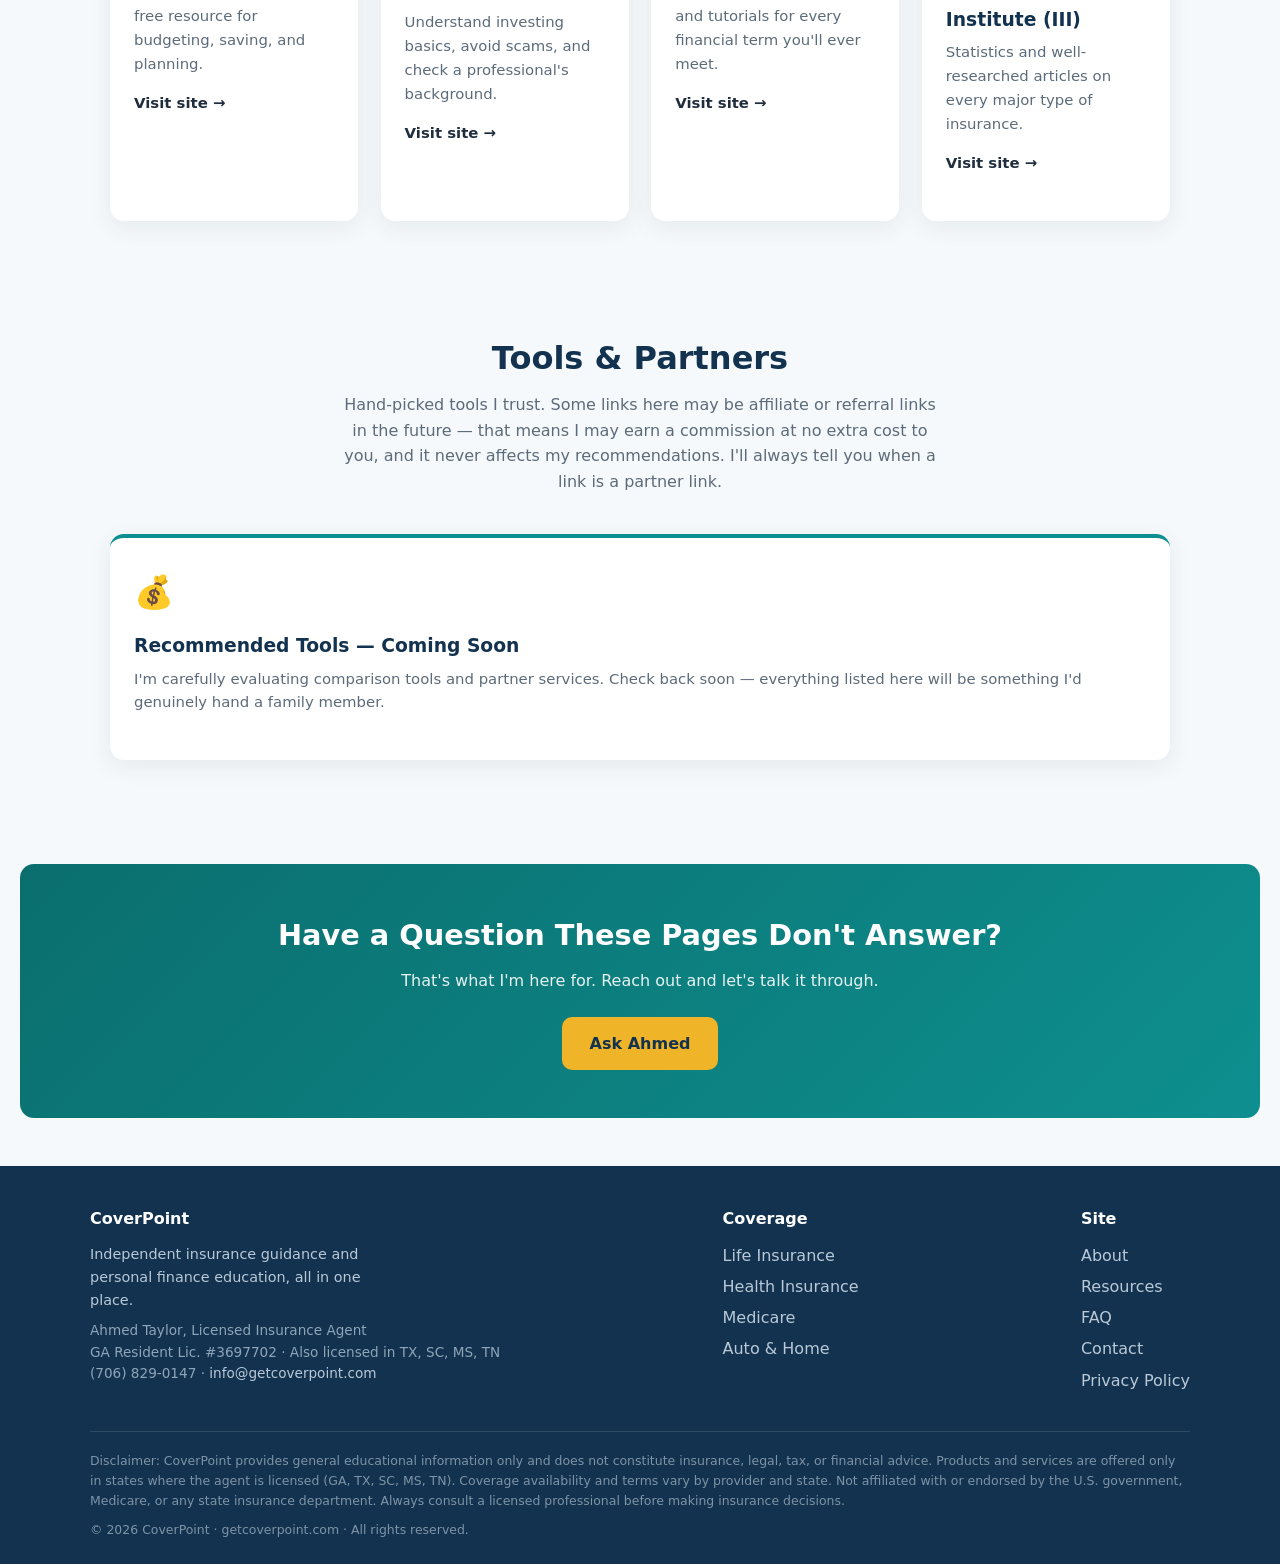
<file: resources.html>
<!DOCTYPE html>
<html lang="en">
<head>
<meta charset="UTF-8">
<meta name="viewport" content="width=device-width, initial-scale=1.0">
<title>Resources — CoverPoint | Trusted Insurance & Finance Links</title>
<meta name="description" content="Trusted official and independent resources for insurance and personal finance education.">
<link rel="stylesheet" href="styles.css">
</head>
<body>
<header>
  <div class="nav-wrap">
    <a href="index.html" class="logo">Cover<span>Point</span></a>
    <button class="hamburger" aria-label="Menu" onclick="document.getElementById('nav').classList.toggle('open')">&#9776;</button>
    <nav>
      <ul id="nav">
        <li><a href="index.html#coverage">Coverage Types</a></li>
        <li><a href="resources.html" class="active">Resources</a></li>
        <li><a href="faq.html">FAQ</a></li>
        <li><a href="contact.html" class="nav-cta">Contact</a></li>
      </ul>
    </nav>
  </div>
</header>

<div class="page-hero">
  <h1>Resources</h1>
  <p>Trusted places to learn more — free knowledge first, always.</p>
</div>

<section>
  <div class="section-title">
    <h2>Official &amp; Government Resources</h2>
    <p>Primary sources you can trust completely. These open in a new tab.</p>
  </div>
  <div class="cards">
    <div class="card">
      <div class="icon">&#127760;</div>
      <h3>Medicare.gov</h3>
      <p>The official Medicare site: plan finder, eligibility, costs, and enrollment.</p>
      <p><a href="https://www.medicare.gov" target="_blank" rel="noopener">Visit site &rarr;</a></p>
    </div>
    <div class="card">
      <div class="icon">&#127760;</div>
      <h3>Healthcare.gov</h3>
      <p>The health insurance marketplace — compare plans and check subsidy eligibility.</p>
      <p><a href="https://www.healthcare.gov" target="_blank" rel="noopener">Visit site &rarr;</a></p>
    </div>
    <div class="card">
      <div class="icon">&#127760;</div>
      <h3>NAIC Consumer Section</h3>
      <p>National Association of Insurance Commissioners — consumer guides, company lookup, complaint info.</p>
      <p><a href="https://content.naic.org/consumer.htm" target="_blank" rel="noopener">Visit site &rarr;</a></p>
    </div>
    <div class="card">
      <div class="icon">&#127760;</div>
      <h3>Consumer Financial Protection Bureau</h3>
      <p>Plain-English explainers on credit, loans, mortgages, and insurance.</p>
      <p><a href="https://www.consumerfinance.gov" target="_blank" rel="noopener">Visit site &rarr;</a></p>
    </div>
    <div class="card">
      <div class="icon">&#127760;</div>
      <h3>Georgia Office of Commissioner of Insurance</h3>
      <p>Verify agent licenses, file complaints, and read Georgia-specific consumer alerts.</p>
      <p><a href="https://oci.georgia.gov" target="_blank" rel="noopener">Visit site &rarr;</a></p>
    </div>
    <div class="card">
      <div class="icon">&#127760;</div>
      <h3>Social Security Administration</h3>
      <p>Benefit estimates, retirement age calculators, and Medicare sign-up facts.</p>
      <p><a href="https://www.ssa.gov" target="_blank" rel="noopener">Visit site &rarr;</a></p>
    </div>
  </div>
</section>

<section>
  <div class="section-title">
    <h2>Independent Financial Education</h2>
    <p>Free, unbiased learning — no purchase required, no strings attached.</p>
  </div>
  <div class="cards">
    <div class="card">
      <div class="icon">&#128218;</div>
      <h3>MyMoney.gov</h3>
      <p>The U.S. government's free resource for budgeting, saving, and planning.</p>
      <p><a href="https://www.mymoney.gov" target="_blank" rel="noopener">Visit site &rarr;</a></p>
    </div>
    <div class="card">
      <div class="icon">&#128218;</div>
      <h3>FINRA Investor Insights</h3>
      <p>Understand investing basics, avoid scams, and check a professional's background.</p>
      <p><a href="https://www.finra.org/investors" target="_blank" rel="noopener">Visit site &rarr;</a></p>
    </div>
    <div class="card">
      <div class="icon">&#128218;</div>
      <h3>Investopedia</h3>
      <p>Plain-English definitions and tutorials for every financial term you'll ever meet.</p>
      <p><a href="https://www.investopedia.com" target="_blank" rel="noopener">Visit site &rarr;</a></p>
    </div>
    <div class="card">
      <div class="icon">&#128218;</div>
      <h3>Insurance Information Institute (III)</h3>
      <p>Statistics and well-researched articles on every major type of insurance.</p>
      <p><a href="https://www.iii.org" target="_blank" rel="noopener">Visit site &rarr;</a></p>
    </div>
  </div>
</section>

<!-- FUTURE AFFILIATE SECTION
  Ahmed: when you join affiliate/referral programs, add them below.
  Each card should include a short honest description. Example structure:

  <div class="card">
    <div class="icon">&#128176;</div>
    <h3>Partner Name</h3>
    <p>What they offer and why you recommend it.</p>
    <p><a href="YOUR-AFFILIATE-LINK" target="_blank" rel="noopener sponsored">Visit partner &rarr;</a></p>
  </div>

  Keep the "sponsored" attribute in rel for transparency, and keep the
  affiliate disclosure paragraph visible above the section.
-->
<section>
  <div class="section-title">
    <h2>Tools &amp; Partners</h2>
    <p>Hand-picked tools I trust. Some links here may be affiliate or referral links in the future — that means I may earn a commission at no extra cost to you, and it never affects my recommendations. I'll always tell you when a link is a partner link.</p>
  </div>
  <div class="cards">
    <div class="card">
      <div class="icon">&#128176;</div>
      <h3>Recommended Tools — Coming Soon</h3>
      <p>I'm carefully evaluating comparison tools and partner services. Check back soon — everything listed here will be something I'd genuinely hand a family member.</p>
    </div>
  </div>
</section>

<div class="cta-band">
  <h2>Have a Question These Pages Don't Answer?</h2>
  <p>That's what I'm here for. Reach out and let's talk it through.</p>
  <a href="contact.html" class="btn btn-gold">Ask Ahmed</a>
</div>

<footer>
  <div class="footer-inner">
    <div>
      <h4>CoverPoint</h4>
      <p style="max-width:280px;font-size:.9rem">Independent insurance guidance and personal finance education, all in one place.</p>
      <p class="lic-line">Ahmed Taylor, Licensed Insurance Agent<br>GA Resident Lic. #3697702 &middot; Also licensed in TX, SC, MS, TN<br>(706) 829-0147 &middot; <a href="mailto:info@getcoverpoint.com">info@getcoverpoint.com</a></p>
    </div>
    <div>
      <h4>Coverage</h4>
      <ul>
        <li><a href="services.html">Life Insurance</a></li>
        <li><a href="services.html">Health Insurance</a></li>
        <li><a href="services.html">Medicare</a></li>
        <li><a href="services.html">Auto &amp; Home</a></li>
      </ul>
    </div>
    <div>
      <h4>Site</h4>
      <ul>
        <li><a href="about.html">About</a></li>
        <li><a href="resources.html">Resources</a></li>
        <li><a href="faq.html">FAQ</a></li>
        <li><a href="contact.html">Contact</a></li>
        <li><a href="privacy.html">Privacy Policy</a></li>
      </ul>
    </div>
  </div>
  <div class="disclaimer">
    <p>Disclaimer: CoverPoint provides general educational information only and does not constitute insurance, legal, tax, or financial advice. Products and services are offered only in states where the agent is licensed (GA, TX, SC, MS, TN). Coverage availability and terms vary by provider and state. Not affiliated with or endorsed by the U.S. government, Medicare, or any state insurance department. Always consult a licensed professional before making insurance decisions.</p>
    <p style="margin-top:.6rem">&copy; <span id="year">2026</span> CoverPoint &middot; getcoverpoint.com &middot; All rights reserved.</p>
  </div>
</footer>
<script src="script.js"></script>
</body>
</html>
</file>
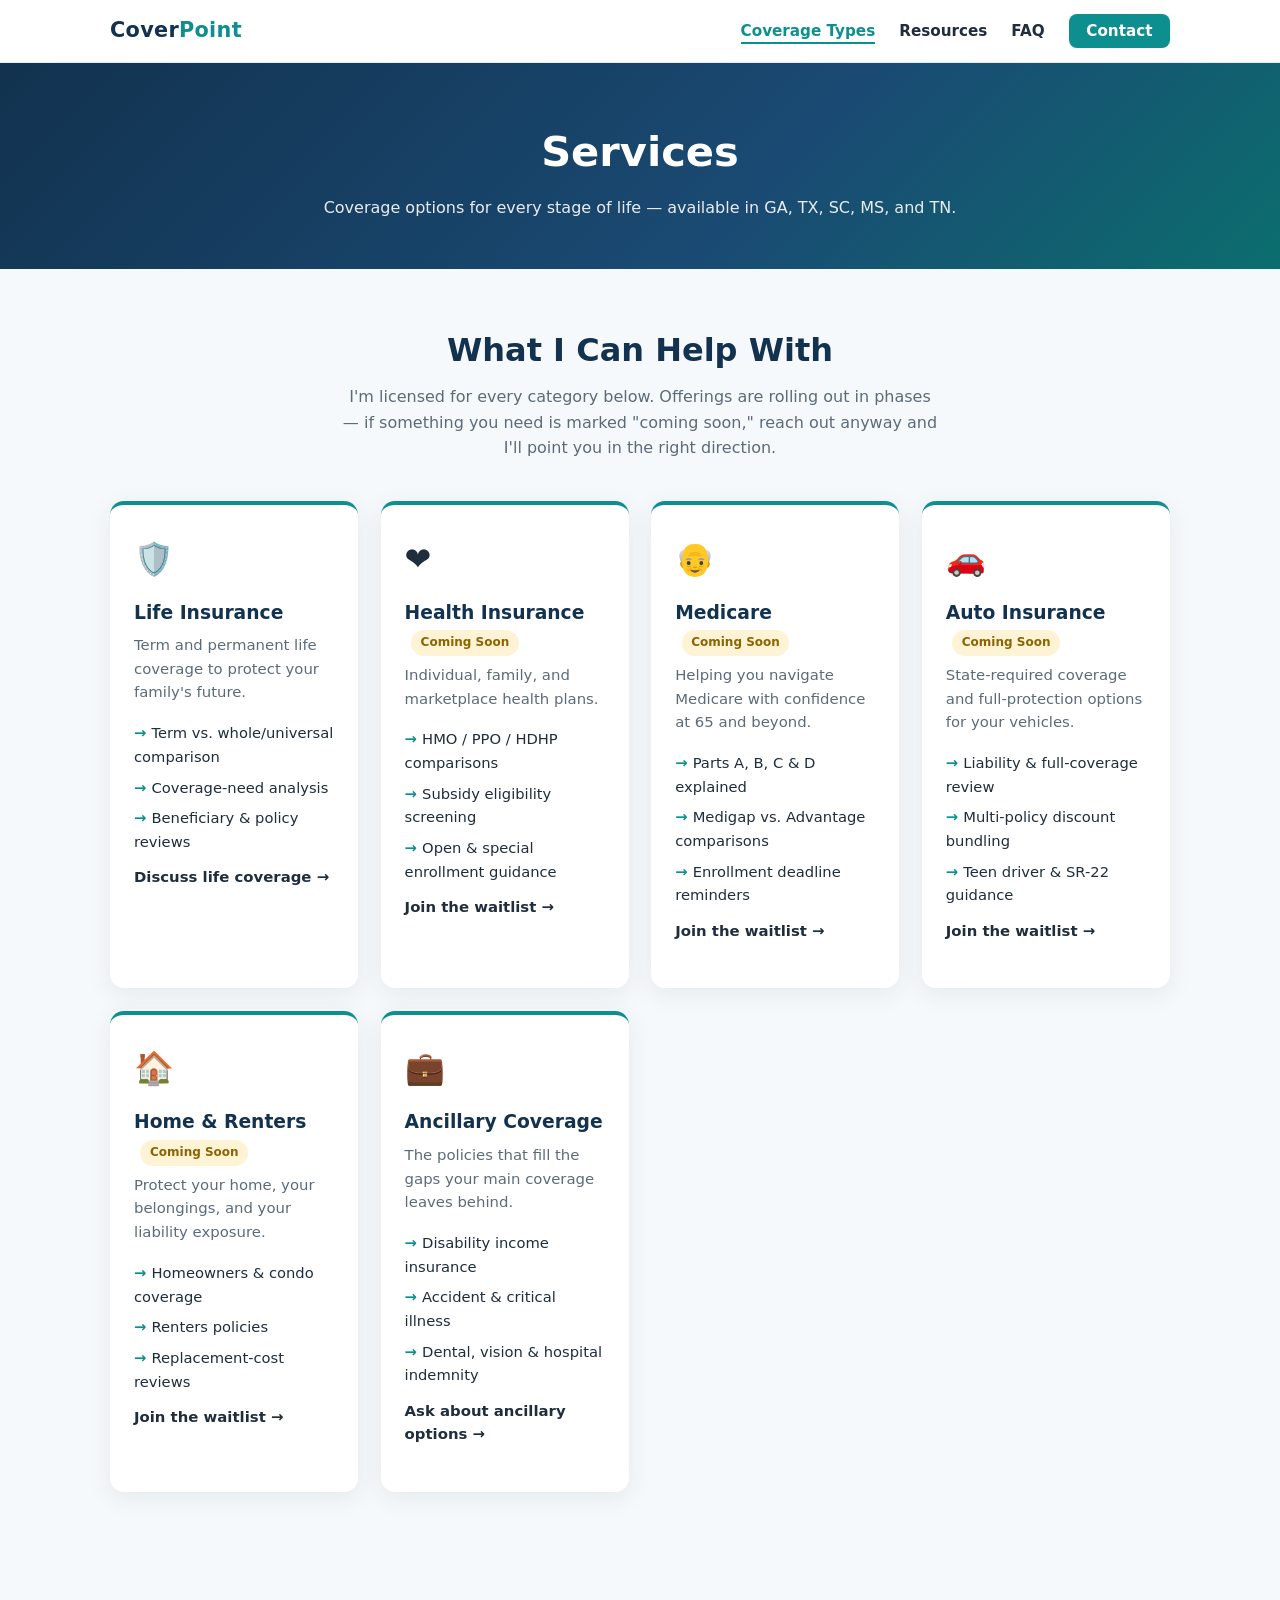
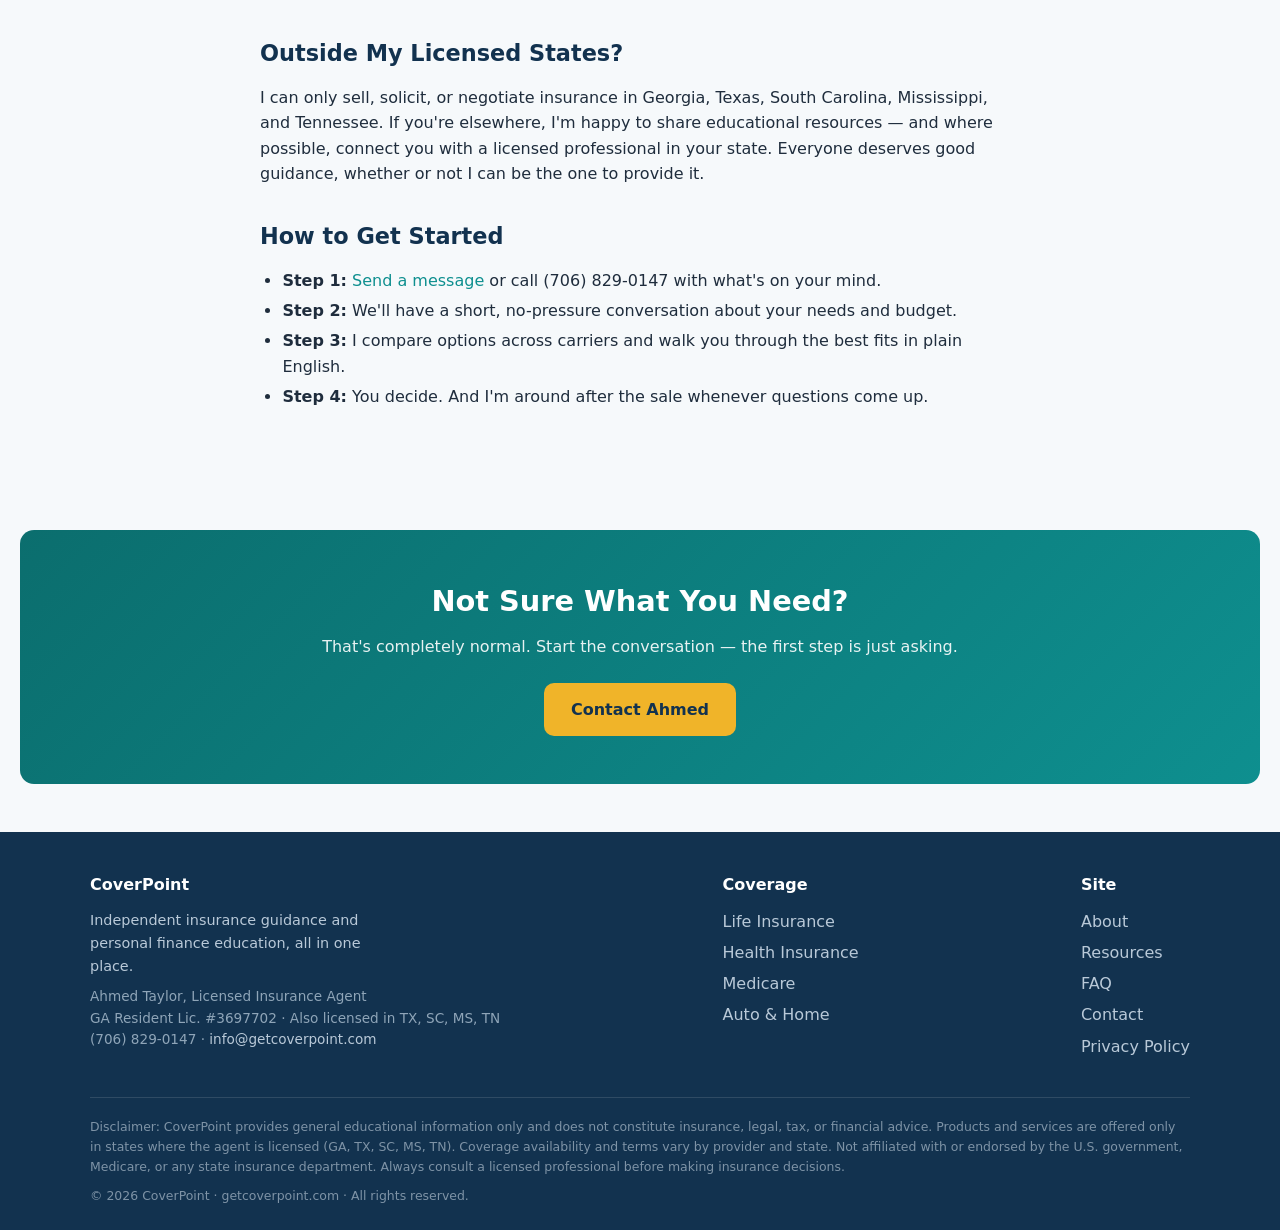
<file: services.html>
<!DOCTYPE html>
<html lang="en">
<head>
<meta charset="UTF-8">
<meta name="viewport" content="width=device-width, initial-scale=1.0">
<title>Services — CoverPoint | Life, Health, Medicare, Auto & Home</title>
<meta name="description" content="Insurance services from Ahmed Taylor: life, health, Medicare, auto, home, and ancillary coverage in GA, TX, SC, MS, and TN.">
<link rel="stylesheet" href="styles.css">
</head>
<body>
<header>
  <div class="nav-wrap">
    <a href="index.html" class="logo">Cover<span>Point</span></a>
    <button class="hamburger" aria-label="Menu" onclick="document.getElementById('nav').classList.toggle('open')">&#9776;</button>
    <nav>
      <ul id="nav">
        <li><a href="index.html#coverage" class="active">Coverage Types</a></li>
        <li><a href="resources.html">Resources</a></li>
        <li><a href="faq.html">FAQ</a></li>
        <li><a href="contact.html" class="nav-cta">Contact</a></li>
      </ul>
    </nav>
  </div>
</header>

<div class="page-hero">
  <h1>Services</h1>
  <p>Coverage options for every stage of life — available in GA, TX, SC, MS, and TN.</p>
</div>

<section>
  <div class="section-title">
    <h2>What I Can Help With</h2>
    <p>I'm licensed for every category below. Offerings are rolling out in phases — if something you need is marked "coming soon," reach out anyway and I'll point you in the right direction.</p>
  </div>
  <div class="cards">
    <div class="card">
      <div class="icon">&#128737;&#65039;</div>
      <h3>Life Insurance</h3>
      <p>Term and permanent life coverage to protect your family's future.</p>
      <ul>
        <li>Term vs. whole/universal comparison</li>
        <li>Coverage-need analysis</li>
        <li>Beneficiary &amp; policy reviews</li>
      </ul>
      <p style="margin-top:.8rem"><a href="contact.html">Discuss life coverage &rarr;</a></p>
    </div>
    <div class="card">
      <div class="icon">&#10084;&#65039;</div>
      <h3>Health Insurance <span class="badge-soon">Coming Soon</span></h3>
      <p>Individual, family, and marketplace health plans.</p>
      <ul>
        <li>HMO / PPO / HDHP comparisons</li>
        <li>Subsidy eligibility screening</li>
        <li>Open &amp; special enrollment guidance</li>
      </ul>
      <p style="margin-top:.8rem"><a href="contact.html">Join the waitlist &rarr;</a></p>
    </div>
    <div class="card">
      <div class="icon">&#128116;</div>
      <h3>Medicare <span class="badge-soon">Coming Soon</span></h3>
      <p>Helping you navigate Medicare with confidence at 65 and beyond.</p>
      <ul>
        <li>Parts A, B, C &amp; D explained</li>
        <li>Medigap vs. Advantage comparisons</li>
        <li>Enrollment deadline reminders</li>
      </ul>
      <p style="margin-top:.8rem"><a href="contact.html">Join the waitlist &rarr;</a></p>
    </div>
    <div class="card">
      <div class="icon">&#128663;</div>
      <h3>Auto Insurance <span class="badge-soon">Coming Soon</span></h3>
      <p>State-required coverage and full-protection options for your vehicles.</p>
      <ul>
        <li>Liability &amp; full-coverage review</li>
        <li>Multi-policy discount bundling</li>
        <li>Teen driver &amp; SR-22 guidance</li>
      </ul>
      <p style="margin-top:.8rem"><a href="contact.html">Join the waitlist &rarr;</a></p>
    </div>
    <div class="card">
      <div class="icon">&#127968;</div>
      <h3>Home &amp; Renters <span class="badge-soon">Coming Soon</span></h3>
      <p>Protect your home, your belongings, and your liability exposure.</p>
      <ul>
        <li>Homeowners &amp; condo coverage</li>
        <li>Renters policies</li>
        <li>Replacement-cost reviews</li>
      </ul>
      <p style="margin-top:.8rem"><a href="contact.html">Join the waitlist &rarr;</a></p>
    </div>
    <div class="card">
      <div class="icon">&#128188;</div>
      <h3>Ancillary Coverage</h3>
      <p>The policies that fill the gaps your main coverage leaves behind.</p>
      <ul>
        <li>Disability income insurance</li>
        <li>Accident &amp; critical illness</li>
        <li>Dental, vision &amp; hospital indemnity</li>
      </ul>
      <p style="margin-top:.8rem"><a href="contact.html">Ask about ancillary options &rarr;</a></p>
    </div>
  </div>
</section>

<section>
  <div class="prose">
    <h2>Outside My Licensed States?</h2>
    <p>I can only sell, solicit, or negotiate insurance in Georgia, Texas, South Carolina, Mississippi, and Tennessee. If you're elsewhere, I'm happy to share educational resources — and where possible, connect you with a licensed professional in your state. Everyone deserves good guidance, whether or not I can be the one to provide it.</p>
    <h2>How to Get Started</h2>
    <ul>
      <li><strong>Step 1:</strong> <a href="contact.html">Send a message</a> or call (706) 829-0147 with what's on your mind.</li>
      <li><strong>Step 2:</strong> We'll have a short, no-pressure conversation about your needs and budget.</li>
      <li><strong>Step 3:</strong> I compare options across carriers and walk you through the best fits in plain English.</li>
      <li><strong>Step 4:</strong> You decide. And I'm around after the sale whenever questions come up.</li>
    </ul>
  </div>
</section>

<div class="cta-band">
  <h2>Not Sure What You Need?</h2>
  <p>That's completely normal. Start the conversation — the first step is just asking.</p>
  <a href="contact.html" class="btn btn-gold">Contact Ahmed</a>
</div>

<footer>
  <div class="footer-inner">
    <div>
      <h4>CoverPoint</h4>
      <p style="max-width:280px;font-size:.9rem">Independent insurance guidance and personal finance education, all in one place.</p>
      <p class="lic-line">Ahmed Taylor, Licensed Insurance Agent<br>GA Resident Lic. #3697702 &middot; Also licensed in TX, SC, MS, TN<br>(706) 829-0147 &middot; <a href="mailto:info@getcoverpoint.com">info@getcoverpoint.com</a></p>
    </div>
    <div>
      <h4>Coverage</h4>
      <ul>
        <li><a href="services.html">Life Insurance</a></li>
        <li><a href="services.html">Health Insurance</a></li>
        <li><a href="services.html">Medicare</a></li>
        <li><a href="services.html">Auto &amp; Home</a></li>
      </ul>
    </div>
    <div>
      <h4>Site</h4>
      <ul>
        <li><a href="about.html">About</a></li>
        <li><a href="resources.html">Resources</a></li>
        <li><a href="faq.html">FAQ</a></li>
        <li><a href="contact.html">Contact</a></li>
        <li><a href="privacy.html">Privacy Policy</a></li>
      </ul>
    </div>
  </div>
  <div class="disclaimer">
    <p>Disclaimer: CoverPoint provides general educational information only and does not constitute insurance, legal, tax, or financial advice. Products and services are offered only in states where the agent is licensed (GA, TX, SC, MS, TN). Coverage availability and terms vary by provider and state. Not affiliated with or endorsed by the U.S. government, Medicare, or any state insurance department. Always consult a licensed professional before making insurance decisions.</p>
    <p style="margin-top:.6rem">&copy; <span id="year">2026</span> CoverPoint &middot; getcoverpoint.com &middot; All rights reserved.</p>
  </div>
</footer>
<script src="script.js"></script>
</body>
</html>
</file>
<file: styles.css>
:root{
  --navy:#12324f;
  --teal:#0e8f8f;
  --teal-dark:#0b6e6e;
  --gold:#f0b429;
  --ink:#1f2d3d;
  --muted:#5c6b7a;
  --bg:#f6f9fb;
  --card:#ffffff;
  --radius:14px;
  --shadow:0 6px 24px rgba(18,50,79,.08);
}
*{margin:0;padding:0;box-sizing:border-box}
html{scroll-behavior:smooth}
body{font-family:"Segoe UI",system-ui,-apple-system,sans-serif;color:var(--ink);background:var(--bg);line-height:1.6}
a{color:var(--teal);text-decoration:none}
a:hover{color:var(--teal-dark)}
img{max-width:100%;height:auto}

/* ---------- Header / Nav ---------- */
header{position:sticky;top:0;z-index:50;background:rgba(255,255,255,.92);backdrop-filter:blur(8px);border-bottom:1px solid #e4ebf1}
.nav-wrap{max-width:1100px;margin:0 auto;display:flex;align-items:center;justify-content:space-between;padding:.9rem 1.25rem}
.logo{font-size:1.3rem;font-weight:800;color:var(--navy);letter-spacing:.3px}
.logo span{color:var(--teal)}
nav ul{display:flex;gap:1.5rem;list-style:none;align-items:center}
nav a{color:var(--ink);font-weight:600;font-size:.95rem}
nav a:hover{color:var(--teal)}
nav a.active{color:var(--teal);border-bottom:2px solid var(--teal);padding-bottom:2px}
.nav-cta{background:var(--teal);color:#fff!important;padding:.5rem 1.1rem;border-radius:8px;border-bottom:none!important}
.nav-cta:hover{background:var(--teal-dark)}
.hamburger{display:none;background:none;border:none;font-size:1.6rem;color:var(--navy);cursor:pointer}

/* ---------- Hero (home) ---------- */
.hero{background:linear-gradient(135deg,var(--navy) 0%,#1a4a73 60%,var(--teal-dark) 100%);color:#fff;padding:5rem 1.25rem 4.5rem;text-align:center}
.hero h1{font-size:clamp(2rem,5vw,3.2rem);line-height:1.15;max-width:800px;margin:0 auto 1rem}
.hero p{font-size:1.15rem;opacity:.92;max-width:640px;margin:0 auto 2rem}
.hero .badge{display:inline-block;background:rgba(255,255,255,.14);border:1px solid rgba(255,255,255,.25);padding:.35rem .9rem;border-radius:999px;font-size:.85rem;margin-bottom:1.4rem}
.btn{display:inline-block;font-weight:700;padding:.85rem 1.7rem;border-radius:10px;transition:.2s}
.btn-gold{background:var(--gold);color:var(--navy)}
.btn-gold:hover{background:#ffcf5c;color:var(--navy)}
.btn-ghost{border:2px solid rgba(255,255,255,.5);color:#fff;margin-left:.6rem}
.btn-ghost:hover{background:rgba(255,255,255,.12);color:#fff}

/* ---------- Sub-page hero ---------- */
.page-hero{background:linear-gradient(135deg,var(--navy) 0%,#1a4a73 60%,var(--teal-dark) 100%);color:#fff;padding:3.5rem 1.25rem 3rem;text-align:center}
.page-hero h1{font-size:clamp(1.8rem,4.5vw,2.6rem);margin-bottom:.6rem}
.page-hero p{opacity:.9;max-width:640px;margin:0 auto}

/* ---------- Sections ---------- */
section{max-width:1100px;margin:0 auto;padding:3.5rem 1.25rem}
.section-title{text-align:center;margin-bottom:2.5rem}
.section-title h2{font-size:2rem;color:var(--navy)}
.section-title p{color:var(--muted);max-width:600px;margin:.5rem auto 0}

/* ---------- Cards ---------- */
.cards{display:grid;grid-template-columns:repeat(auto-fit,minmax(230px,1fr));gap:1.4rem}
.card{background:var(--card);border-radius:var(--radius);padding:1.8rem 1.5rem;box-shadow:var(--shadow);border-top:4px solid var(--teal);transition:transform .2s,box-shadow .2s}
.card:hover{transform:translateY(-5px);box-shadow:0 12px 30px rgba(18,50,79,.14)}
.card .icon{font-size:2rem;margin-bottom:.8rem}
.card h3{color:var(--navy);margin-bottom:.4rem}
.card p{color:var(--muted);font-size:.93rem;margin-bottom:1rem}
.card ul{list-style:none;margin-top:.6rem}
.card li{margin:.45rem 0;font-size:.92rem}
.card li::before{content:"→ ";color:var(--teal);font-weight:700}
.card a{color:var(--ink);font-weight:600}
.card a:hover{color:var(--teal)}

/* ---------- Featured / resource grid ---------- */
.featured{background:var(--navy);border-radius:var(--radius)}
.featured .section-title h2{color:#fff}
.featured .section-title p{color:#b9c9d8}
.feat-grid{display:grid;grid-template-columns:repeat(auto-fit,minmax(260px,1fr));gap:1.2rem}
.feat-item{background:rgba(255,255,255,.06);border:1px solid rgba(255,255,255,.12);border-radius:12px;padding:1.4rem;color:#e8eef4;transition:.2s}
.feat-item:hover{background:rgba(255,255,255,.12)}
.feat-item h4{margin-bottom:.4rem;color:#fff}
.feat-item p{font-size:.9rem;color:#c3d2de;margin-bottom:.8rem}
.feat-item a{font-weight:700;color:var(--gold)}

/* ---------- FAQ ---------- */
.faq-cat{margin-bottom:2.2rem}
.faq-cat h3{color:var(--navy);margin-bottom:1rem;border-left:4px solid var(--teal);padding-left:.7rem}
details{background:#fff;border-radius:10px;box-shadow:var(--shadow);margin-bottom:.9rem;padding:1.1rem 1.3rem}
summary{cursor:pointer;font-weight:700;color:var(--navy);list-style:none}
summary::before{content:"+";color:var(--teal);font-weight:800;margin-right:.6rem}
details[open] summary::before{content:"–"}
details p{color:var(--muted);margin-top:.6rem;font-size:.95rem}

/* ---------- CTA band ---------- */
.cta-band{text-align:center;background:linear-gradient(135deg,var(--teal-dark),var(--teal));border-radius:var(--radius);color:#fff;padding:3rem 1.5rem;margin:3rem 1.25rem}
.cta-band h2{font-size:1.8rem;margin-bottom:.6rem}
.cta-band p{opacity:.9;margin-bottom:1.5rem}
.cta-band .btn-gold{border:none}

/* ---------- Forms ---------- */
.form-wrap{max-width:640px;margin:0 auto;background:#fff;border-radius:var(--radius);box-shadow:var(--shadow);padding:2rem 1.8rem}
.form-wrap label{display:block;font-weight:700;color:var(--navy);margin:1rem 0 .3rem;font-size:.95rem}
.form-wrap input[type=text],.form-wrap input[type=email],.form-wrap input[type=tel],.form-wrap select,.form-wrap textarea{width:100%;padding:.7rem .9rem;border:1.5px solid #d4dee6;border-radius:8px;font-size:1rem;font-family:inherit}
.form-wrap input:focus,.form-wrap select:focus,.form-wrap textarea:focus{outline:none;border-color:var(--teal)}
.form-wrap textarea{min-height:110px;resize:vertical}
.checkbox-row{display:flex;align-items:flex-start;gap:.6rem;margin:.5rem 0;font-size:.92rem;color:var(--ink)}
.checkbox-row input{margin-top:.3rem}
.consent-box{background:#eef7f7;border:1px solid #bfe3e3;border-radius:10px;padding:1rem;margin-top:1.2rem}
.form-note{font-size:.82rem;color:var(--muted);margin-top:1rem}

/* ---------- Prose pages (About / Privacy / Services intro) ---------- */
.prose{max-width:760px;margin:0 auto}
.prose h2{color:var(--navy);margin:2rem 0 .8rem;font-size:1.4rem}
.prose h3{color:var(--navy);margin:1.4rem 0 .5rem}
.prose p{color:var(--ink);margin-bottom:1rem}
.prose ul{margin:0 0 1rem 1.4rem;color:var(--ink)}
.prose li{margin:.3rem 0}
.badge-soon{display:inline-block;background:#fff3d6;color:#8a6500;font-size:.75rem;font-weight:700;padding:.2rem .6rem;border-radius:999px;margin-left:.4rem;vertical-align:middle}
.license-box{background:#eef4f9;border-left:4px solid var(--navy);border-radius:8px;padding:1rem 1.2rem;margin:1.4rem 0;font-size:.95rem}

/* ---------- Footer ---------- */
footer{background:var(--navy);color:#b9c9d8;padding:2.5rem 1.25rem 1.5rem;margin-top:3rem}
.footer-inner{max-width:1100px;margin:0 auto;display:flex;flex-wrap:wrap;gap:2rem;justify-content:space-between}
footer h4{color:#fff;margin-bottom:.7rem}
footer ul{list-style:none}
footer li{margin:.35rem 0}
footer a{color:#b9c9d8}
footer a:hover{color:#fff}
.lic-line{font-size:.85rem;color:#8fa5b8;margin-top:.5rem}
.disclaimer{max-width:1100px;margin:2rem auto 0;font-size:.78rem;color:#7e93a6;border-top:1px solid rgba(255,255,255,.12);padding-top:1.2rem}

/* ---------- Responsive ---------- */
@media (max-width:760px){
  nav ul{display:none;position:absolute;top:100%;left:0;right:0;background:#fff;flex-direction:column;padding:1rem;gap:1rem;border-bottom:1px solid #e4ebf1;align-items:flex-start}
  nav ul.open{display:flex}
  .hamburger{display:block}
  .btn-ghost{margin-left:0;margin-top:.8rem}
}
</file>
